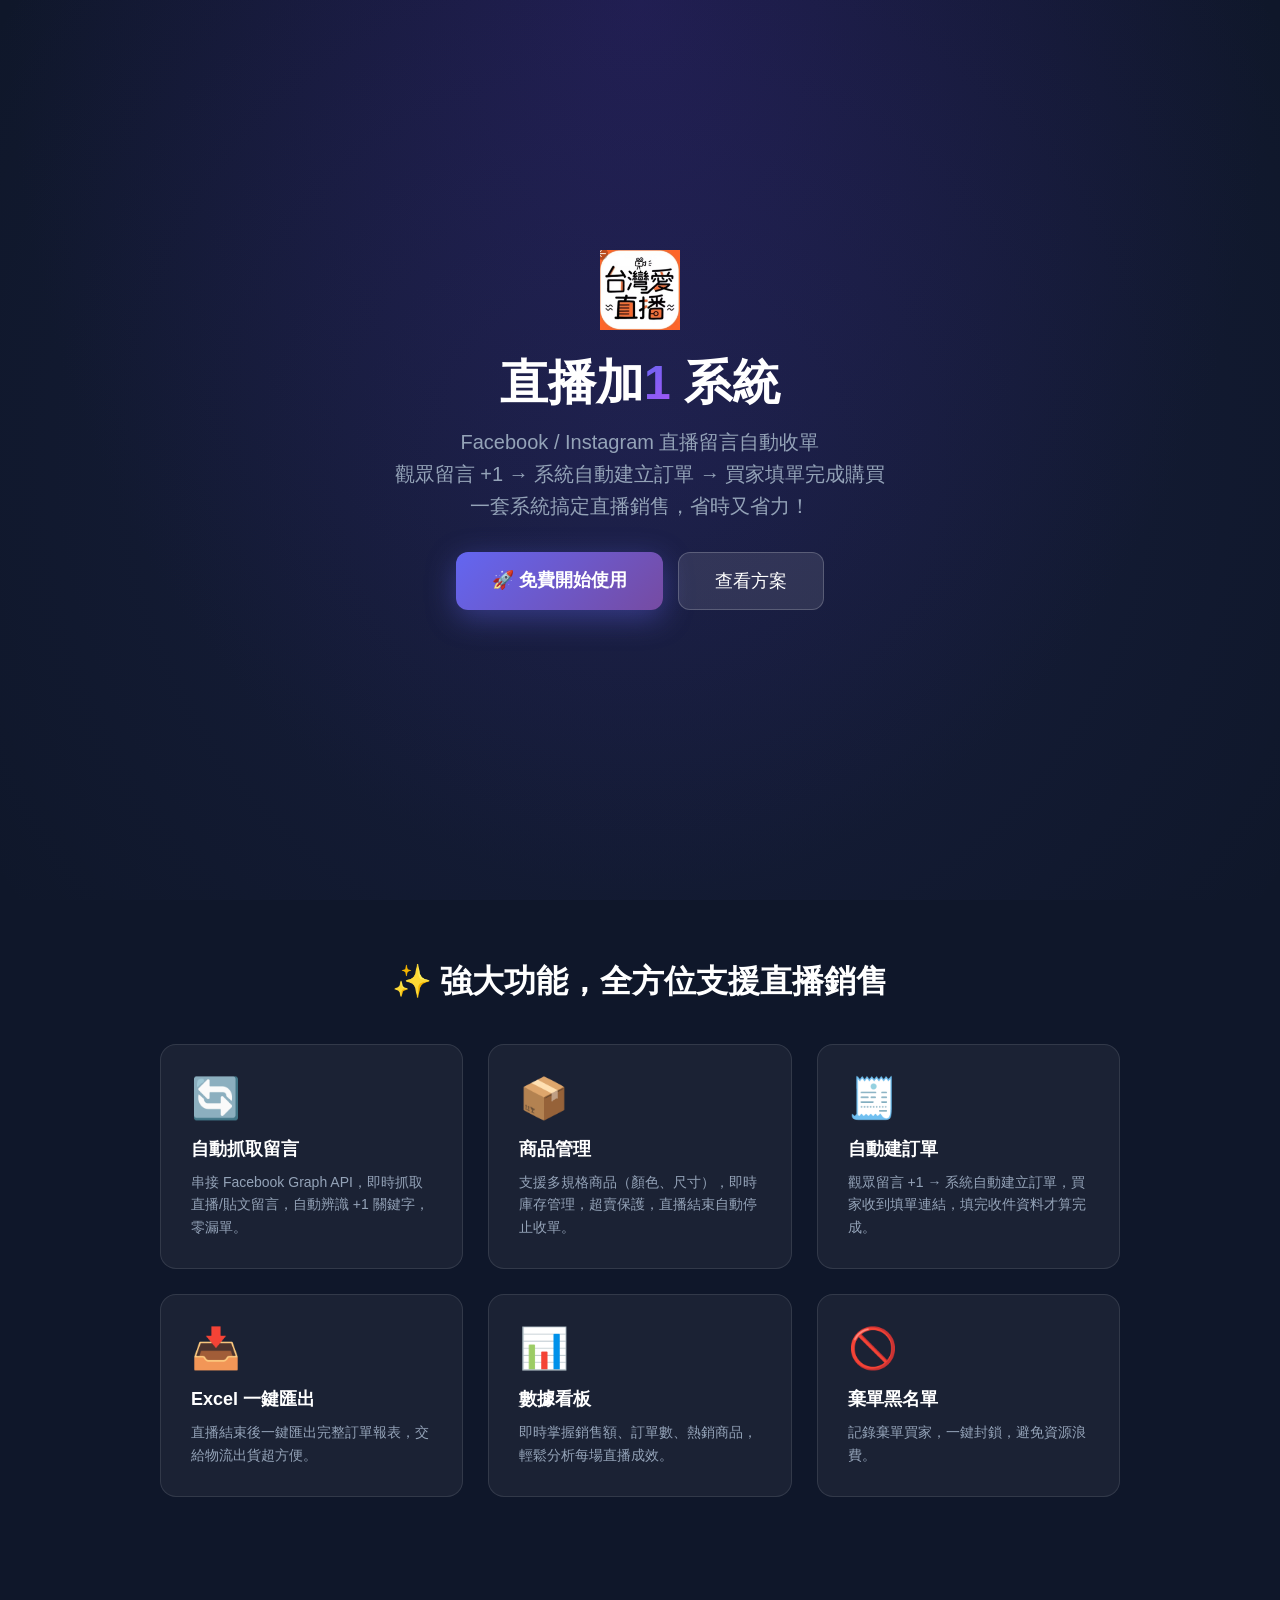
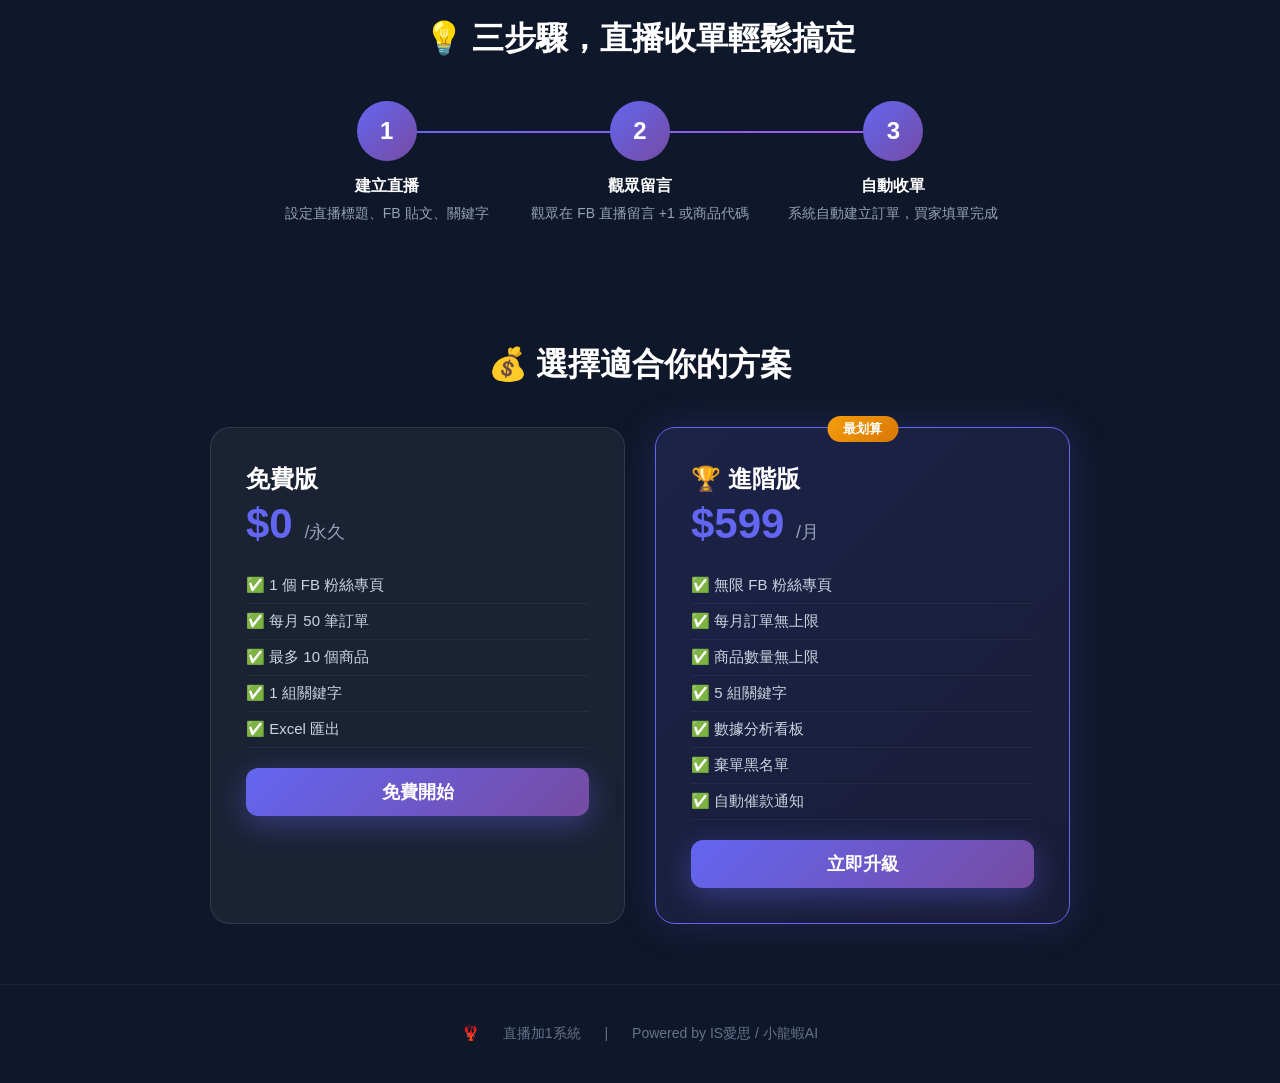
<file: frontend/index.html>
<!DOCTYPE html>
<html lang="zh-TW">
<head>
<meta charset="UTF-8">
<meta name="viewport" content="width=device-width, initial-scale=1.0">
<title>直播加1 - FB/IG 直播留言自動收單系統</title>
<style>
* { box-sizing: border-box; margin: 0; padding: 0; }
body { font-family: 'Segoe UI', 'PingFang TC', sans-serif; background: #0f172a; color: white; overflow-x: hidden; }

.hero {
  min-height: 100vh;
  display: flex;
  flex-direction: column;
  align-items: center;
  justify-content: center;
  text-align: center;
  padding: 40px 20px;
  background: radial-gradient(ellipse at top, #1e1b4b 0%, #0f172a 70%);
  position: relative;
  overflow: hidden;
}

.hero::before {
  content: '';
  position: absolute;
  top: -50%;
  left: -50%;
  width: 200%;
  height: 200%;
  background: radial-gradient(circle, rgba(99,102,241,0.1) 0%, transparent 50%);
  animation: pulse 8s ease-in-out infinite;
}

@keyframes pulse {
  0%, 100% { transform: scale(1); }
  50% { transform: scale(1.1); }
}

.hero-content { position: relative; z-index: 1; max-width: 700px; }

.logo-img {
  max-width: 200px;
  max-height: 80px;
  margin-bottom: 20px;
  object-fit: contain;
}

h1 { font-size: 48px; font-weight: bold; margin-bottom: 15px; line-height: 1.2; }
h1 span { background: linear-gradient(135deg, #6366f1, #a855f7); -webkit-background-clip: text; -webkit-text-fill-color: transparent; }

.subtitle { font-size: 20px; color: #94a3b8; margin-bottom: 30px; line-height: 1.6; }

.cta-group { display: flex; gap: 15px; justify-content: center; flex-wrap: wrap; margin-bottom: 40px; }

.btn-main {
  background: linear-gradient(135deg, #6366f1, #764ba2);
  color: white;
  border: none;
  padding: 16px 36px;
  border-radius: 12px;
  font-size: 18px;
  font-weight: bold;
  cursor: pointer;
  text-decoration: none;
  transition: 0.3s;
  box-shadow: 0 8px 30px rgba(99,102,241,0.4);
}

.btn-main:hover { transform: translateY(-2px); box-shadow: 0 12px 40px rgba(99,102,241,0.5); }

.btn-secondary {
  background: rgba(255,255,255,0.1);
  color: white;
  border: 1px solid rgba(255,255,255,0.2);
  padding: 16px 36px;
  border-radius: 12px;
  font-size: 18px;
  cursor: pointer;
  text-decoration: none;
  transition: 0.3s;
}

.btn-secondary:hover { background: rgba(255,255,255,0.15); }

/* 功能展示 */
.features {
  max-width: 1000px;
  margin: 0 auto;
  padding: 60px 20px;
}

.features h2 { font-size: 32px; text-align: center; margin-bottom: 40px; }

.feature-grid {
  display: grid;
  grid-template-columns: repeat(3, 1fr);
  gap: 25px;
}

.feature-card {
  background: rgba(255,255,255,0.05);
  border: 1px solid rgba(255,255,255,0.1);
  border-radius: 16px;
  padding: 30px;
  transition: 0.3s;
}

.feature-card:hover {
  background: rgba(255,255,255,0.08);
  transform: translateY(-4px);
}

.feature-icon { font-size: 40px; margin-bottom: 15px; }
.feature-card h3 { font-size: 18px; margin-bottom: 10px; }
.feature-card p { color: #94a3b8; font-size: 14px; line-height: 1.6; }

/* 方案 */
.pricing {
  max-width: 900px;
  margin: 0 auto;
  padding: 60px 20px;
}

.pricing h2 { font-size: 32px; text-align: center; margin-bottom: 40px; }

.pricing-grid {
  display: grid;
  grid-template-columns: 1fr 1fr;
  gap: 30px;
}

.plan-card {
  background: rgba(255,255,255,0.05);
  border: 1px solid rgba(255,255,255,0.1);
  border-radius: 20px;
  padding: 35px;
}

.plan-card.featured {
  border-color: #6366f1;
  background: linear-gradient(135deg, rgba(99,102,241,0.15), rgba(118,75,162,0.1));
  box-shadow: 0 0 40px rgba(99,102,241,0.2);
  position: relative;
}

.plan-card.featured::before {
  content: '最划算';
  position: absolute;
  top: -12px;
  left: 50%;
  transform: translateX(-50%);
  background: linear-gradient(135deg, #f59e0b, #d97706);
  padding: 4px 16px;
  border-radius: 20px;
  font-size: 13px;
  font-weight: bold;
}

.plan-name { font-size: 24px; font-weight: bold; margin-bottom: 5px; }
.plan-price { font-size: 42px; font-weight: bold; color: #6366f1; margin-bottom: 20px; }
.plan-price span { font-size: 18px; color: #94a3b8; font-weight: normal; }
.plan-features { list-style: none; }
.plan-features li { padding: 8px 0; font-size: 15px; color: #cbd5e1; border-bottom: 1px solid rgba(255,255,255,0.05); }
.plan-features li::before { content: '✅ '; }

/* 流程 */
.how-it-works {
  max-width: 800px;
  margin: 0 auto;
  padding: 60px 20px;
}

.how-it-works h2 { font-size: 32px; text-align: center; margin-bottom: 40px; }

.steps {
  display: flex;
  justify-content: space-between;
  position: relative;
}

.steps::before {
  content: '';
  position: absolute;
  top: 30px;
  left: 15%;
  right: 15%;
  height: 2px;
  background: linear-gradient(90deg, #6366f1, #a855f7);
}

.step {
  text-align: center;
  flex: 1;
  position: relative;
  z-index: 1;
}

.step-num {
  width: 60px; height: 60px;
  background: linear-gradient(135deg, #6366f1, #764ba2);
  border-radius: 50%;
  display: flex;
  align-items: center;
  justify-content: center;
  font-size: 24px;
  font-weight: bold;
  margin: 0 auto 15px;
}

.step h3 { font-size: 16px; margin-bottom: 8px; }
.step p { color: #94a3b8; font-size: 14px; }

/* Footer */
footer {
  text-align: center;
  padding: 40px 20px;
  color: #64748b;
  font-size: 14px;
  border-top: 1px solid rgba(255,255,255,0.05);
}

footer span { margin: 0 10px; }

/* 響應式 */
@media (max-width: 768px) {
  h1 { font-size: 32px; }
  .subtitle { font-size: 16px; }
  .feature-grid { grid-template-columns: 1fr; }
  .pricing-grid { grid-template-columns: 1fr; }
  .steps { flex-direction: column; gap: 30px; }
  .steps::before { display: none; }
}
</style>
</head>
<body>

<section class="hero">
  <div class="hero-content">
    <img src="assets/logo.jpg" alt="愛直播" class="logo-img">
    <h1>直播加<span>1</span> 系統</h1>
    <p class="subtitle">
      Facebook / Instagram 直播留言自動收單<br>
      觀眾留言 +1 → 系統自動建立訂單 → 買家填單完成購買<br>
      一套系統搞定直播銷售，省時又省力！
    </p>
    <div class="cta-group">
      <a href="dashboard" class="btn-main">🚀 免費開始使用</a>
      <a href="#pricing" class="btn-secondary">查看方案</a>
    </div>
  </div>
</section>

<section class="features">
  <h2>✨ 強大功能，全方位支援直播銷售</h2>
  <div class="feature-grid">
    <div class="feature-card">
      <div class="feature-icon">🔄</div>
      <h3>自動抓取留言</h3>
      <p>串接 Facebook Graph API，即時抓取直播/貼文留言，自動辨識 +1 關鍵字，零漏單。</p>
    </div>
    <div class="feature-card">
      <div class="feature-icon">📦</div>
      <h3>商品管理</h3>
      <p>支援多規格商品（顏色、尺寸），即時庫存管理，超賣保護，直播結束自動停止收單。</p>
    </div>
    <div class="feature-card">
      <div class="feature-icon">🧾</div>
      <h3>自動建訂單</h3>
      <p>觀眾留言 +1 → 系統自動建立訂單，買家收到填單連結，填完收件資料才算完成。</p>
    </div>
    <div class="feature-card">
      <div class="feature-icon">📥</div>
      <h3>Excel 一鍵匯出</h3>
      <p>直播結束後一鍵匯出完整訂單報表，交給物流出貨超方便。</p>
    </div>
    <div class="feature-card">
      <div class="feature-icon">📊</div>
      <h3>數據看板</h3>
      <p>即時掌握銷售額、訂單數、熱銷商品，輕鬆分析每場直播成效。</p>
    </div>
    <div class="feature-card">
      <div class="feature-icon">🚫</div>
      <h3>棄單黑名單</h3>
      <p>記錄棄單買家，一鍵封鎖，避免資源浪費。</p>
    </div>
  </div>
</section>

<section class="how-it-works">
  <h2>💡 三步驟，直播收單輕鬆搞定</h2>
  <div class="steps">
    <div class="step">
      <div class="step-num">1</div>
      <h3>建立直播</h3>
      <p>設定直播標題、FB 貼文、關鍵字</p>
    </div>
    <div class="step">
      <div class="step-num">2</div>
      <h3>觀眾留言</h3>
      <p>觀眾在 FB 直播留言 +1 或商品代碼</p>
    </div>
    <div class="step">
      <div class="step-num">3</div>
      <h3>自動收單</h3>
      <p>系統自動建立訂單，買家填單完成</p>
    </div>
  </div>
</section>

<section class="pricing" id="pricing">
  <h2>💰 選擇適合你的方案</h2>
  <div class="pricing-grid">
    <div class="plan-card">
      <div class="plan-name">免費版</div>
      <div class="plan-price">$0 <span>/永久</span></div>
      <ul class="plan-features">
        <li>1 個 FB 粉絲專頁</li>
        <li>每月 50 筆訂單</li>
        <li>最多 10 個商品</li>
        <li>1 組關鍵字</li>
        <li>Excel 匯出</li>
      </ul>
      <a href="dashboard" class="btn-main" style="display:block;text-align:center;margin-top:20px;padding:12px;">免費開始</a>
    </div>
    <div class="plan-card featured">
      <div class="plan-name">🏆 進階版</div>
      <div class="plan-price">$599 <span>/月</span></div>
      <ul class="plan-features">
        <li>無限 FB 粉絲專頁</li>
        <li>每月訂單無上限</li>
        <li>商品數量無上限</li>
        <li>5 組關鍵字</li>
        <li>數據分析看板</li>
        <li>棄單黑名單</li>
        <li>自動催款通知</li>
      </ul>
      <a href="dashboard" class="btn-main" style="display:block;text-align:center;margin-top:20px;padding:12px;">立即升級</a>
    </div>
  </div>
</section>

<footer>
  <span>🦞</span>
  <span>直播加1系統</span>
  <span>|</span>
  <span>Powered by IS愛思 / 小龍蝦AI</span>
</footer>

</body>
</html>
</file>
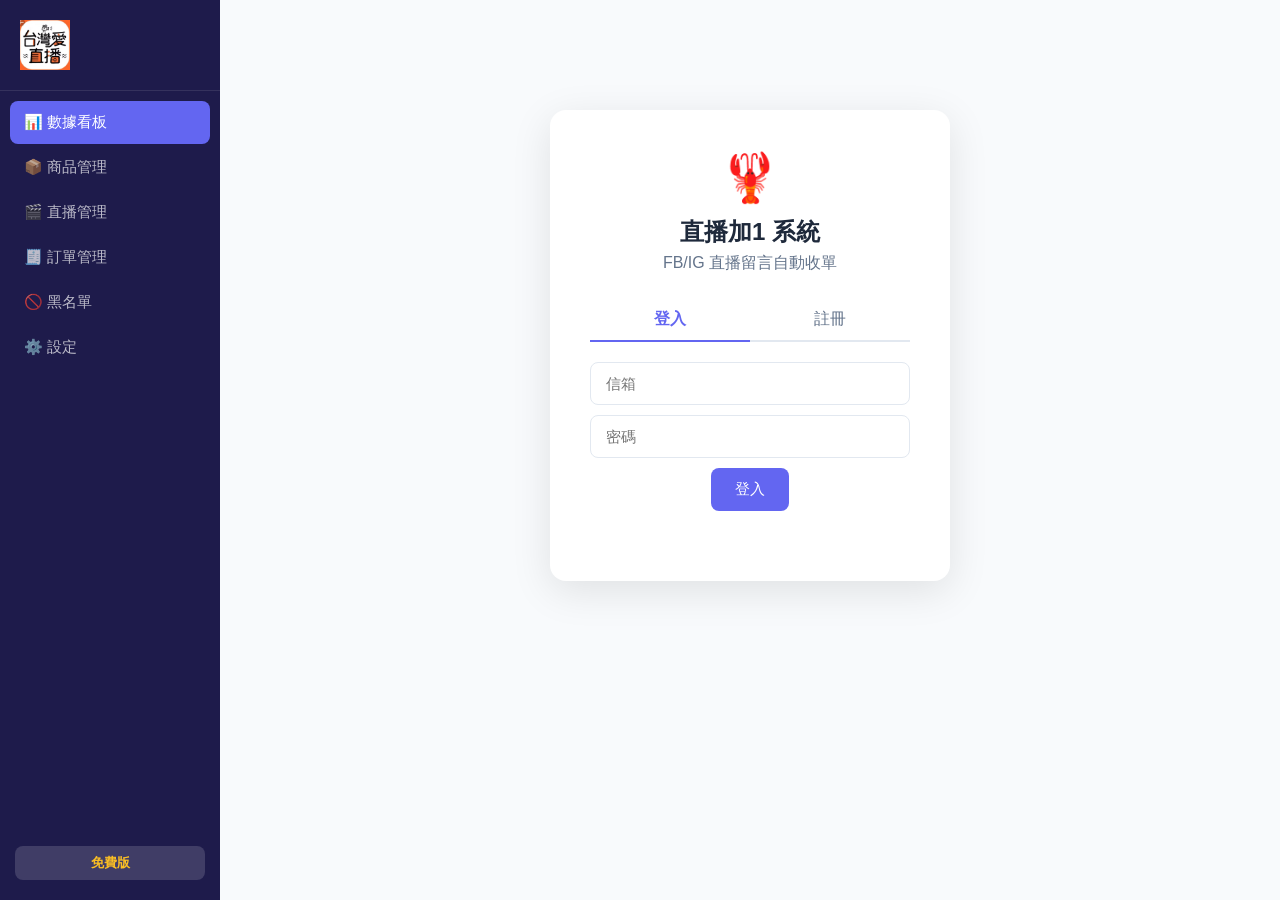
<file: frontend/dashboard.html>
<!DOCTYPE html>
<html lang="zh-TW">
<head>
<meta charset="UTF-8">
<meta name="viewport" content="width=device-width, initial-scale=1.0">
<title>直播加1 - 賣家後台</title>
<link rel="stylesheet" href="css/dashboard.css">
</head>
<body>
<div class="app">
  <!-- 側邊欄 -->
  <nav class="sidebar">
    <div class="logo">
      <img src="assets/logo.jpg" alt="愛直播" class="logo-img">
    </div>
    <div class="nav-items">
      <button class="nav-item active" onclick="showTab('dashboard')">📊 數據看板</button>
      <button class="nav-item" onclick="showTab('products')">📦 商品管理</button>
      <button class="nav-item" onclick="showTab('streams')">🎬 直播管理</button>
      <button class="nav-item" onclick="showTab('orders')">🧾 訂單管理</button>
      <button class="nav-item" onclick="showTab('blacklist')">🚫 黑名單</button>
      <button class="nav-item" onclick="showTab('settings')">⚙️ 設定</button>
    </div>
    <div class="plan-badge" id="planBadge">免費版</div>
  </nav>

  <!-- 主內容 -->
  <main class="main-content">
    <!-- 登入畫面 -->
    <div id="loginSection" class="section">
      <div class="auth-box">
        <h1>🦞</h1>
        <h2>直播加1 系統</h2>
        <p class="subtitle">FB/IG 直播留言自動收單</p>
        <div class="auth-tabs">
          <button class="auth-tab active" onclick="showAuth('login')">登入</button>
          <button class="auth-tab" onclick="showAuth('register')">註冊</button>
        </div>
        <div id="loginForm">
          <input type="email" id="loginEmail" placeholder="信箱" />
          <input type="password" id="loginPassword" placeholder="密碼" />
          <button class="btn-primary" onclick="doLogin()">登入</button>
        </div>
        <div id="registerForm" style="display:none">
          <input type="text" id="regName" placeholder="姓名/暱稱" />
          <input type="email" id="regEmail" placeholder="信箱" />
          <input type="password" id="regPassword" placeholder="密碼" />
          <button class="btn-primary" id="regBtn" onclick="doRegister()">註冊</button>
        </div>
        <p class="error-msg" id="authError"></p>
        <p class="success-msg" id="authSuccess" style="display:none"></p>
      </div>
    </div>

    <!-- 數據看板 -->
    <div id="dashboardSection" class="section" style="display:none">
      <div class="section-header">
        <h2>📊 數據看板</h2>
        <div class="header-actions">
          <button class="btn-secondary" onclick="refreshStats()">🔄 刷新</button>
        </div>
      </div>
      <div class="stats-grid">
        <div class="stat-card">
          <div class="stat-num" id="statTotalOrders">0</div>
          <div class="stat-label">總訂單</div>
        </div>
        <div class="stat-card">
          <div class="stat-num" id="statPending">0</div>
          <div class="stat-label">待處理</div>
        </div>
        <div class="stat-card">
          <div class="stat-num" id="statPaid">0</div>
          <div class="stat-label">已付款</div>
        </div>
        <div class="stat-card">
          <div class="stat-num" id="statRevenue">$0</div>
          <div class="stat-label">銷售額</div>
        </div>
      </div>
      <div class="dashboard-row">
        <div class="panel">
          <h3>🏆 熱銷商品</h3>
          <table class="mini-table" id="topProductsTable">
            <tr><th>商品名</th><th>數量</th><th>銷售額</th></tr>
          </table>
        </div>
        <div class="panel">
          <h3>📈 近7天趨勢</h3>
          <div id="dailyChart" class="mini-chart"></div>
        </div>
      </div>
    </div>

    <!-- 商品管理 -->
    <div id="productsSection" class="section" style="display:none">
      <div class="section-header">
        <h2>📦 商品管理</h2>
        <button class="btn-primary" onclick="showProductModal()">+ 新增商品</button>
      </div>
      <div class="upgrade-notice" id="productLimitNotice" style="display:none">
        ⚠️ 已達免費版商品上限（10個）<button class="btn-upgrade" onclick="showUpgrade()">升級進階版</button>
      </div>
      <table class="data-table" id="productsTable">
        <tr><th>商品名</th><th>代碼</th><th>價格</th><th>庫存</th><th>操作</th></tr>
      </table>
    </div>

    <!-- 直播管理 -->
    <div id="streamsSection" class="section" style="display:none">
      <div class="section-header">
        <h2>🎬 直播/貼文管理</h2>
        <button class="btn-primary" onclick="showStreamModal()">+ 新增直播</button>
      </div>
      <div class="panel">
        <h3>FB 授權設定</h3>
        <div class="form-row">
          <input type="text" id="fbPageId" placeholder="FB 粉絲專頁 ID" />
          <input type="text" id="fbToken" placeholder="FB Access Token" />
          <button class="btn-secondary" onclick="saveFBToken()">儲存</button>
        </div>
        <p class="hint">到 <a href="https://developers.facebook.com" target="_blank">Facebook Developers</a> 建立應用取得 Token</p>
      </div>
      <div id="streamsList"></div>
    </div>

    <!-- 訂單管理 -->
    <div id="ordersSection" class="section" style="display:none">
      <div class="section-header">
        <h2>🧾 訂單管理</h2>
        <div class="header-actions">
          <!-- 自動監控開關 -->
          <button id="autoPrintToggle" class="btn-secondary" onclick="toggleAutoPrint()" style="background:#e2e8f0;">
            🔔 自動監控：關
          </button>
          <select id="orderStatusFilter" onchange="loadOrders()">
            <option value="">全部狀態</option>
            <option value="pending">待處理</option>
            <option value="paid">已付款</option>
            <option value="shipped">已出貨</option>
            <option value="completed">已完成</option>
            <option value="cancelled">已取消</option>
          </select>
          <select id="orderStreamFilter">
            <option value="">全部直播</option>
          </select>
          <button class="btn-secondary" onclick="exportOrders()">📥 匯出Excel</button>
          <button class="btn-secondary" onclick="loadOrders()">🔄 刷新</button>
        </div>
      </div>
      
      <!-- 自動列印通知區 -->
      <div id="printNotification" class="panel" style="display:none; background:#fef3c7; border:2px solid #f59e0b; margin-bottom:20px;">
        <div style="display:flex; align-items:center; gap:15px;">
          <div style="font-size:48px;">🔔</div>
          <div style="flex:1;">
            <h3 style="color:#b45309; margin:0;">新訂單來了！</h3>
            <p id="newOrderInfo" style="margin:5px 0 0; color:#92400e;"></p>
          </div>
          <div style="display:flex; gap:10px;">
            <button class="btn-primary" onclick="printLastOrder()" style="background:#f59e0b;">🖨️ 立即列印</button>
            <button class="btn-secondary" onclick="dismissNotification()">✕</button>
          </div>
        </div>
      </div>
      
      <table class="data-table" id="ordersTable">
        <tr><th>訂單編號</th><th>買家</th><th>商品</th><th>數量</th><th>金額</th><th>狀態</th><th>時間</th><th>操作</th></tr>
      </table>
    </div>

    <!-- 黑名單 -->
    <div id="blacklistSection" class="section" style="display:none">
      <div class="section-header">
        <h2>🚫 棄單黑名單</h2>
        <div id="blacklistUpgrade" class="upgrade-notice" style="display:none">
          🚫 黑名單功能為進階版專屬<button class="btn-upgrade" onclick="showUpgrade()">升級進階版</button>
        </div>
      </div>
      <table class="data-table" id="blacklistTable">
        <tr><th>FB用戶ID</th><th>原因</th><th>加入時間</th><th>操作</th></tr>
      </table>
    </div>

    <!-- 設定 -->
    <div id="settingsSection" class="section" style="display:none">
      <div class="section-header">
        <h2>⚙️ 帳戶設定</h2>
      </div>
      
      <!-- 方案比較 -->
      <div class="panel" style="margin-bottom: 20px;">
        <h3>💰 方案比較</h3>
        <div style="overflow-x: auto;">
          <table class="data-table" style="min-width: 700px;">
            <thead>
              <tr>
                <th style="text-align: left;">功能</th>
                <th style="text-align: center; background: #f0f0f0;">🌱 免費版</th>
                <th style="text-align: center; background: #e8f4ff;">🚀 進階版<br><span style="font-size: 12px; color: #666;">$299/月</span></th>
                <th style="text-align: center; background: linear-gradient(135deg, #667eea, #764ba2); color: white;">💎 旗艦版<br><span style="font-size: 12px;">$599/月</span></th>
              </tr>
            </thead>
            <tbody>
              <tr>
                <td>📱 同時使用設備</td>
                <td style="text-align: center;">1 台</td>
                <td style="text-align: center; background: #e8f4ff;">1 台</td>
                <td style="text-align: center; background: rgba(102,126,234,0.2);"><strong>3 台</strong></td>
              </tr>
              <tr>
                <td>📦 每月訂單上限</td>
                <td style="text-align: center;">50 單</td>
                <td style="text-align: center; background: #e8f4ff;">500 單</td>
                <td style="text-align: center; background: rgba(102,126,234,0.2);"><strong>無限</strong></td>
              </tr>
              <tr>
                <td>🏪 商品數量</td>
                <td style="text-align: center;">10 個</td>
                <td style="text-align: center; background: #e8f4ff;">50 個</td>
                <td style="text-align: center; background: rgba(102,126,234,0.2);"><strong>無限</strong></td>
              </tr>
              <tr>
                <td>📊 數據報表</td>
                <td style="text-align: center;">✅</td>
                <td style="text-align: center; background: #e8f4ff;">✅</td>
                <td style="text-align: center; background: rgba(102,126,234,0.2);">✅</td>
              </tr>
              <tr>
                <td>📋 Excel 匯出</td>
                <td style="text-align: center;">✅</td>
                <td style="text-align: center; background: #e8f4ff;">✅</td>
                <td style="text-align: center; background: rgba(102,126,234,0.2);">✅</td>
              </tr>
              <tr>
                <td>🚫 黑名單管理</td>
                <td style="text-align: center;">❌</td>
                <td style="text-align: center; background: #e8f4ff;">✅</td>
                <td style="text-align: center; background: rgba(102,126,234,0.2);">✅</td>
              </tr>
              <tr>
                <td>🔔 自動催款</td>
                <td style="text-align: center;">❌</td>
                <td style="text-align: center; background: #e8f4ff;">✅</td>
                <td style="text-align: center; background: rgba(102,126,234,0.2);">✅</td>
              </tr>
              <tr>
                <td>🎯 優先客服</td>
                <td style="text-align: center;">❌</td>
                <td style="text-align: center; background: #e8f4ff;">✅</td>
                <td style="text-align: center; background: rgba(102,126,234,0.2);">✅</td>
              </tr>
              <tr>
                <td>🔗 第三方整合</td>
                <td style="text-align: center;">❌</td>
                <td style="text-align: center; background: #e8f4ff;">❌</td>
                <td style="text-align: center; background: rgba(102,126,234,0.2);">✅</td>
              </tr>
              <tr style="background: #f9f9f9;">
                <td><strong>價格</strong></td>
                <td style="text-align: center;"><strong>$0/月</strong></td>
                <td style="text-align: center; background: #e8f4ff;"><strong>$299/月</strong></td>
                <td style="text-align: center; background: rgba(102,126,234,0.2);"><strong>$599/月</strong></td>
              </tr>
            </tbody>
          </table>
        </div>
        
        <div style="margin-top: 20px; display: flex; gap: 10px; flex-wrap: wrap;">
          <button class="btn-secondary" onclick="showUpgrade()">🚀 升級進階版 $299/月</button>
          <button class="btn-primary" onclick="showUpgrade()">💎 升級旗艦版 $599/月</button>
        </div>
        
        <p style="color: #888; font-size: 13px; margin-top: 15px;">
          💡 提示：點擊上方按鈕選擇方案，支援信用卡/LINE Pay 付款
        </p>
      </div>
    </div>
  </main>
</div>

<!-- 新增/編輯商品 Modal -->
<div class="modal" id="productModal">
  <div class="modal-content">
    <h3 id="productModalTitle">新增商品</h3>
    <input type="hidden" id="editProductId" />
    <input type="text" id="pName" placeholder="商品名稱 *" />
    <input type="text" id="pCode" placeholder="商品代碼（作為關鍵字，如：A001）" />
    <input type="number" id="pPrice" placeholder="價格 *（元）" />
    <input type="number" id="pStock" placeholder="庫存數量" />
    <textarea id="pSpecs" placeholder="規格說明（選填）&#10;例如：紅色/M、藍色/L"></textarea>
    <div class="modal-actions">
      <button class="btn-secondary" onclick="closeModal('productModal')">取消</button>
      <button class="btn-primary" onclick="saveProduct()">儲存</button>
    </div>
  </div>
</div>

<!-- 新增直播 Modal -->
<div class="modal" id="streamModal">
  <div class="modal-content">
    <h3>新增直播/貼文</h3>
    <input type="text" id="sTitle" placeholder="直播標題 *" />
    <input type="text" id="sPostId" placeholder="FB 貼文 ID（貼文網址最後一段數字）" />
    <input type="text" id="sKeywords" placeholder="關鍵字（多個用逗號分隔）" value="+1" />
    <div class="modal-actions">
      <button class="btn-secondary" onclick="closeModal('streamModal')">取消</button>
      <button class="btn-primary" onclick="saveStream()">建立直播</button>
    </div>
  </div>
</div>

<!-- 編輯訂單 Modal -->
<div class="modal" id="orderModal">
  <div class="modal-content">
    <h3>編輯訂單</h3>
    <input type="hidden" id="editOrderId" />
    <input type="text" id="oBuyerName" placeholder="買家姓名" />
    <input type="text" id="oBuyerPhone" placeholder="電話" />
    <textarea id="oBuyerAddress" placeholder="收件地址"></textarea>
    <select id="oStatus">
      <option value="pending">待處理</option>
      <option value="paid">已付款</option>
      <option value="shipped">已出貨</option>
      <option value="completed">已完成</option>
      <option value="cancelled">已取消</option>
    </select>
    <textarea id="oNote" placeholder="備註"></textarea>
    <div class="modal-actions">
      <button class="btn-secondary" onclick="closeModal('orderModal')">取消</button>
      <button class="btn-primary" onclick="saveOrder()">儲存</button>
    </div>
  </div>
</div>

<!-- 升級 Modal -->
<div class="modal" id="upgradeModal">
  <div class="modal-content">
    <h3>🦞 升級進階版</h3>
    <div class="upgrade-features">
      <p>✅ 無限直播/貼文</p>
      <p>✅ 無限訂單</p>
      <p>✅ 無限商品</p>
      <p>✅ 5組關鍵字</p>
      <p>✅ 數據看板</p>
      <p>✅ 棄單黑名單</p>
      <p>✅ 自動催款通知</p>
    </div>
    <div class="upgrade-price">$599 <span>/月</span></div>
    <p class="upgrade-contact">請聯繫 IS愛思 購買進階版</p>
    <div class="modal-actions">
      <button class="btn-secondary" onclick="closeModal('upgradeModal')">關閉</button>
      <button class="btn-primary" onclick="activatePremium()">我已付款，啟用進階版</button>
    </div>
  </div>
</div>

<!-- 出貨單列印模板 -->
<div id="printArea" style="display:none;">
  <style>
    @media print {
      body * { visibility: hidden; }
      #printContent, #printContent * { visibility: visible; }
      #printContent { position: absolute; left: 0; top: 0; width: 100%; }
    }
    .print-slip {
      width: 280px;
      padding: 15px;
      font-family: 'Courier New', monospace;
      font-size: 14px;
      border: 2px solid #000;
      background: #fff;
    }
    .print-slip h2 {
      text-align: center;
      margin: 0 0 10px;
      padding-bottom: 10px;
      border-bottom: 2px dashed #000;
    }
    .print-slip .row { margin: 8px 0; }
    .print-slip .label { font-weight: bold; }
    .print-slip .divider { border-top: 1px dashed #000; margin: 10px 0; }
    .print-slip .total { font-size: 18px; font-weight: bold; text-align: right; }
    .print-slip .footer { text-align: center; margin-top: 15px; padding-top: 10px; border-top: 2px dashed #000; }
  </style>
  <div id="printContent" class="print-slip">
    <h2>📦 直播加1 出貨單</h2>
    <div class="row"><span class="label">訂單編號：</span><span id="printOrderId"></span></div>
    <div class="row"><span class="label">日　　期：</span><span id="printDate"></span></div>
    <div class="row"><span class="label">直播名稱：</span><span id="printStream"></span></div>
    <div class="divider"></div>
    <div class="row"><span class="label">商品名稱：</span><span id="printProduct"></span></div>
    <div class="row"><span class="label">規　　格：</span><span id="printSpecs"></span></div>
    <div class="row"><span class="label">數　　量：</span><span id="printQty"></span></div>
    <div class="row"><span class="label">單　　價：</span><span id="printPrice"></span></div>
    <div class="divider"></div>
    <div class="row"><span class="label">收件人：</span><span id="printBuyer"></span></div>
    <div class="row"><span class="label">電　話：</span><span id="printPhone"></span></div>
    <div class="row"><span class="label">地　址：</span><span id="printAddress"></span></div>
    <div class="row"><span class="label">備　註：</span><span id="printNote"></span></div>
    <div class="divider"></div>
    <div class="total">合計：$<span id="printTotal"></span></div>
    <div class="footer">
      <p>━━━━━━━━━━━━━━━</p>
      <p>直播加1 自動收單系統</p>
      <p>請妥善保管此單據</p>
    </div>
  </div>
</div>

<script src="js/dashboard.js"></script>
<script>
// ========== 自動列印功能 ==========
let autoPrintEnabled = false;
let autoPrintInterval = null;
let lastOrderId = null;
let lastOrderData = null;

// 聲音提示（使用 Web Audio API）
const audioCtx = new (window.AudioContext || window.webkitAudioContext)();
function playNotificationSound() {
  const oscillator = audioCtx.createOscillator();
  const gainNode = audioCtx.createGain();
  oscillator.connect(gainNode);
  gainNode.connect(audioCtx.destination);
  oscillator.frequency.value = 880; // A5
  oscillator.type = 'sine';
  gainNode.gain.setValueAtTime(0.3, audioCtx.currentTime);
  oscillator.start(audioCtx.currentTime);
  oscillator.stop(audioCtx.currentTime + 0.2);
  setTimeout(() => {
    const osc2 = audioCtx.createOscillator();
    const gain2 = audioCtx.createGain();
    osc2.connect(gain2);
    gain2.connect(audioCtx.destination);
    osc2.frequency.value = 1100; // C6
    osc2.type = 'sine';
    gain2.gain.setValueAtTime(0.3, audioCtx.currentTime);
    osc2.start(audioCtx.currentTime);
    osc2.stop(audioCtx.currentTime + 0.3);
  }, 250);
}

// 切換自動監控
function toggleAutoPrint() {
  autoPrintEnabled = !autoPrintEnabled;
  const btn = document.getElementById('autoPrintToggle');
  
  if (autoPrintEnabled) {
    btn.style.background = '#22c55e';
    btn.style.color = 'white';
    btn.textContent = '🔔 自動監控：開';
    lastOrderId = getLastOrderIdFromTable();
    autoPrintInterval = setInterval(checkForNewOrders, 5000); // 每5秒檢查一次
    showToast('自動監控已開啟', 'success');
  } else {
    btn.style.background = '#e2e8f0';
    btn.style.color = '#475569';
    btn.textContent = '🔔 自動監控：關';
    if (autoPrintInterval) clearInterval(autoPrintInterval);
    showToast('自動監控已關閉', 'info');
  }
}

// 從表格取得最後一筆訂單 ID
function getLastOrderIdFromTable() {
  const rows = document.querySelectorAll('#ordersTable tr');
  if (rows.length > 1) {
    const lastRow = rows[1];
    const firstCell = lastRow.cells[0];
    if (firstCell) {
      const code = firstCell.querySelector('code');
      return code ? code.textContent : firstCell.textContent;
    }
  }
  return null;
}

// 檢查新訂單
async function checkForNewOrders() {
  if (!currentUser || !autoPrintEnabled) return;
  
  const status = document.getElementById('orderStatusFilter').value;
  let url = `${API}/orders?seller_id=${currentUser.seller_id}&limit=1`;
  if (status) url += `&status=${status}`;
  
  try {
    const res = await fetch(url);
    const data = await res.json();
    
    if (data.orders && data.orders.length > 0) {
      const newestOrder = data.orders[0];
      
      if (lastOrderId && newestOrder.id !== lastOrderId) {
        // 發現新訂單！
        lastOrderData = newestOrder;
        showNewOrderNotification(newestOrder);
        playNotificationSound();
        lastOrderId = newestOrder.id;
      } else if (!lastOrderId) {
        lastOrderId = newestOrder.id;
      }
    }
  } catch(e) {
    console.log('檢查新訂單失敗', e);
  }
}

// 顯示新訂單通知
function showNewOrderNotification(order) {
  const notification = document.getElementById('printNotification');
  const info = document.getElementById('newOrderInfo');
  
  const buyer = order.buyer_name || order.fb_user_name || '未知買家';
  const amount = order.total_price || 0;
  
  info.textContent = `${buyer} - $${amount.toLocaleString()} - ${order.created_at?.substring(0, 16) || ''}`;
  notification.style.display = 'block';
  
  // 自動列印（如果設定的話）
  setTimeout(() => printOrder(order), 1000);
}

// 解散通知
function dismissNotification() {
  document.getElementById('printNotification').style.display = 'none';
}

// 列印指定訂單
function printOrder(order) {
  document.getElementById('printOrderId').textContent = order.id;
  document.getElementById('printDate').textContent = order.created_at ? order.created_at.substring(0, 10) : new Date().toISOString().substring(0, 10);
  document.getElementById('printStream').textContent = order.stream_title || '-';
  document.getElementById('printProduct').textContent = order.product_name || '-';
  document.getElementById('printSpecs').textContent = order.specs || '-';
  document.getElementById('printQty').textContent = order.quantity || 1;
  document.getElementById('printPrice').textContent = (order.unit_price || 0).toLocaleString();
  document.getElementById('printBuyer').textContent = order.buyer_name || '-';
  document.getElementById('printPhone').textContent = order.buyer_phone || '-';
  document.getElementById('printAddress').textContent = order.buyer_address || '-';
  document.getElementById('printNote').textContent = order.note || '-';
  document.getElementById('printTotal').textContent = (order.total_price || 0).toLocaleString();
  
  // 顯示列印區
  document.getElementById('printArea').style.display = 'block';
  
  // 列印
  window.print();
  
  // 隱藏列印區
  setTimeout(() => {
    document.getElementById('printArea').style.display = 'none';
  }, 100);
}

// 列印最後一筆新訂單
function printLastOrder() {
  if (lastOrderData) {
    printOrder(lastOrderData);
    dismissNotification();
  } else {
    alert('沒有可列印的訂單');
  }
}

// Toast 提示
function showToast(message, type) {
  const toast = document.createElement('div');
  toast.style.cssText = `
    position: fixed; top: 20px; right: 20px; z-index: 9999;
    padding: 12px 20px; border-radius: 8px;
    background: ${type === 'success' ? '#22c55e' : type === 'error' ? '#ef4444' : '#64748b'};
    color: white; font-weight: 500; box-shadow: 0 4px 12px rgba(0,0,0,0.15);
    animation: slideIn 0.3s ease;
  `;
  toast.textContent = message;
  document.body.appendChild(toast);
  setTimeout(() => toast.remove(), 3000);
}
</script>
<style>
@keyframes slideIn {
  from { transform: translateX(100%); opacity: 0; }
  to { transform: translateX(0); opacity: 1; }
}
</style>
</body>
</html>
</file>
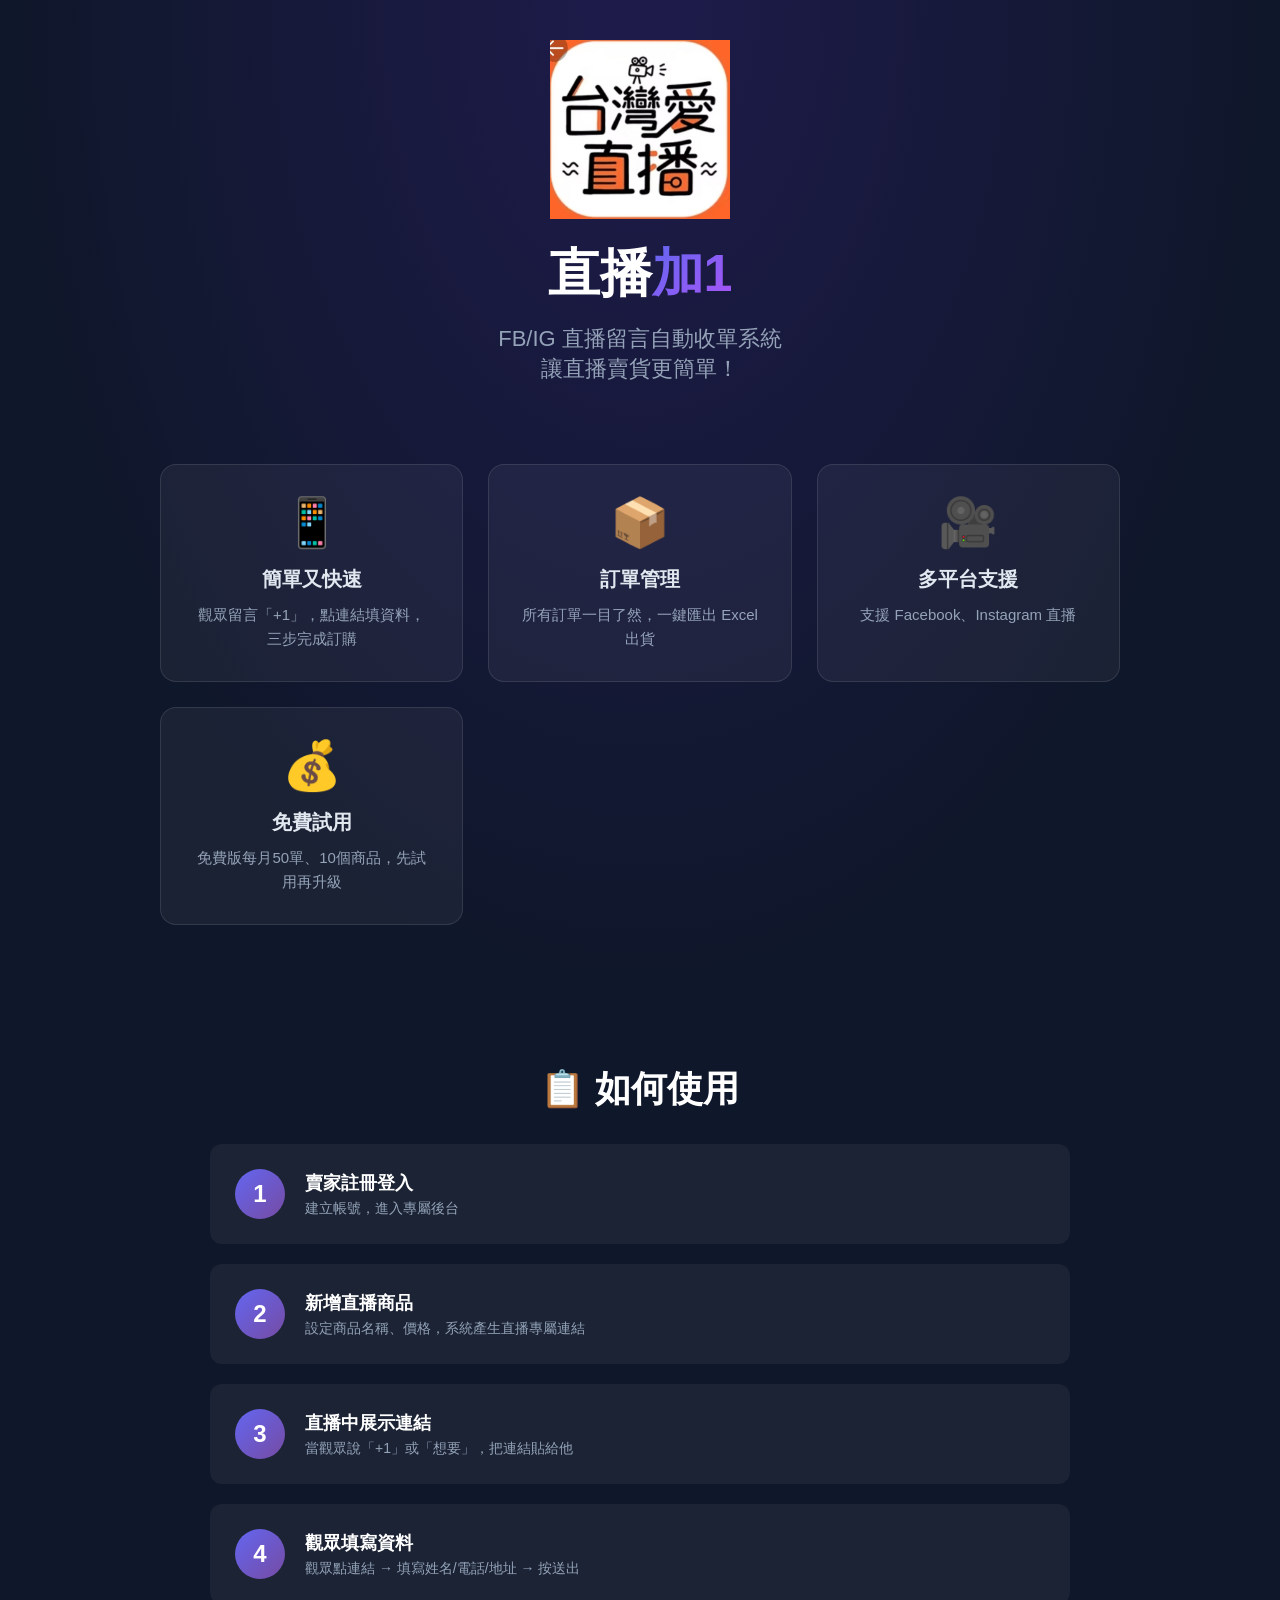
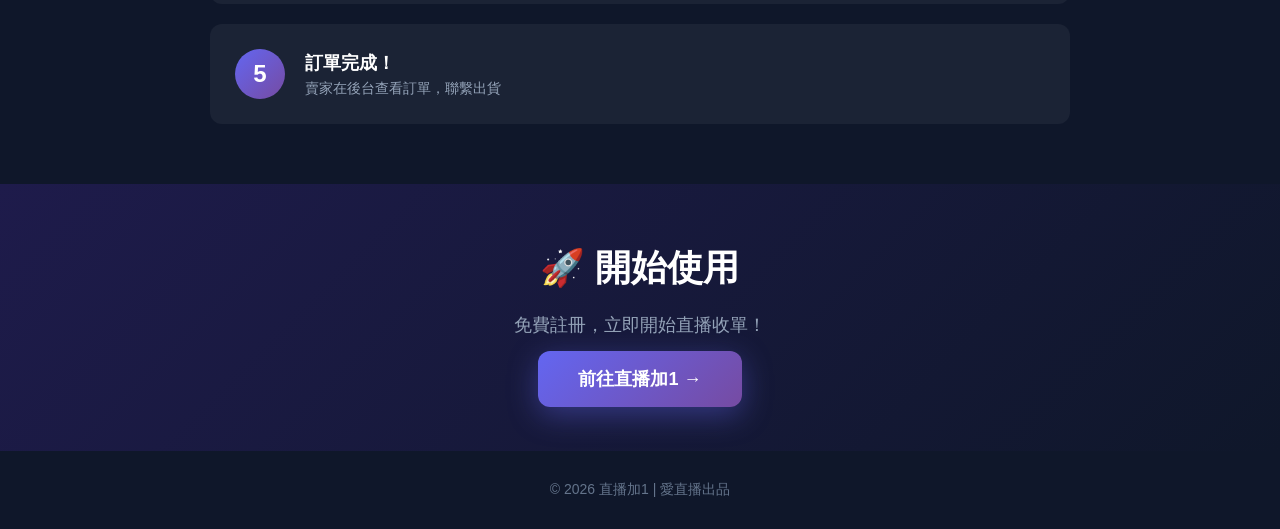
<file: frontend/demo.html>
<!DOCTYPE html>
<html lang="zh-TW">
<head>
<meta charset="UTF-8">
<meta name="viewport" content="width=device-width, initial-scale=1.0">
<title>直播加1 系統展示</title>
<style>
* { box-sizing: border-box; margin: 0; padding: 0; }
body {
  font-family: 'Segoe UI', 'PingFang TC', sans-serif;
  background: #0f172a;
  color: white;
  overflow-x: hidden;
}

.hero {
  min-height: 100vh;
  display: flex;
  flex-direction: column;
  align-items: center;
  justify-content: center;
  text-align: center;
  padding: 40px 20px;
  background: radial-gradient(ellipse at top, #1e1b4b 0%, #0f172a 70%);
}

.logo-img { max-width: 180px; margin-bottom: 20px; }
h1 { font-size: 52px; font-weight: bold; margin-bottom: 15px; }
h1 span { background: linear-gradient(135deg, #6366f1, #a855f7); -webkit-background-clip: text; -webkit-text-fill-color: transparent; }
.subtitle { font-size: 22px; color: #94a3b8; margin-bottom: 40px; }

.features {
  display: grid;
  grid-template-columns: repeat(auto-fit, minmax(280px, 1fr));
  gap: 25px;
  max-width: 1000px;
  margin: 40px auto;
  padding: 0 20px;
}

.feature-card {
  background: rgba(255,255,255,0.05);
  border: 1px solid rgba(255,255,255,0.1);
  border-radius: 16px;
  padding: 30px;
  text-align: center;
  transition: 0.3s;
}

.feature-card:hover {
  transform: translateY(-5px);
  background: rgba(255,255,255,0.1);
  border-color: #6366f1;
}

.feature-icon { font-size: 48px; margin-bottom: 15px; }
.feature-card h3 { font-size: 20px; margin-bottom: 10px; color: #e2e8f0; }
.feature-card p { font-size: 15px; color: #94a3b8; line-height: 1.6; }

.demo-section {
  max-width: 900px;
  margin: 60px auto;
  padding: 0 20px;
}

.demo-section h2 {
  font-size: 36px;
  text-align: center;
  margin-bottom: 30px;
}

.demo-steps {
  display: flex;
  flex-direction: column;
  gap: 20px;
}

.demo-step {
  background: rgba(255,255,255,0.05);
  border-radius: 12px;
  padding: 25px;
  display: flex;
  align-items: center;
  gap: 20px;
}

.step-number {
  background: linear-gradient(135deg, #6366f1, #764ba2);
  width: 50px;
  height: 50px;
  border-radius: 50%;
  display: flex;
  align-items: center;
  justify-content: center;
  font-size: 24px;
  font-weight: bold;
  flex-shrink: 0;
}

.step-content h4 { font-size: 18px; margin-bottom: 5px; }
.step-content p { color: #94a3b8; font-size: 14px; }

.cta-section {
  text-align: center;
  padding: 60px 20px;
  background: linear-gradient(135deg, #1e1b4b, #0f172a);
}

.cta-section h2 { font-size: 36px; margin-bottom: 20px; }
.cta-section p { color: #94a3b8; margin-bottom: 30px; font-size: 18px; }

.btn-main {
  background: linear-gradient(135deg, #6366f1, #764ba2);
  color: white;
  border: none;
  padding: 18px 40px;
  border-radius: 12px;
  font-size: 18px;
  font-weight: bold;
  cursor: pointer;
  text-decoration: none;
  transition: 0.3s;
  box-shadow: 0 8px 30px rgba(99,102,241,0.4);
}

.btn-main:hover { transform: translateY(-2px); box-shadow: 0 12px 40px rgba(99,102,241,0.5); }

.footer {
  text-align: center;
  padding: 30px;
  color: #64748b;
  font-size: 14px;
}
</style>
</head>
<body>

<!-- 首頁 -->
<section class="hero">
  <img src="assets/logo.jpg" alt="愛直播" class="logo-img">
  <h1>直播<span>加1</span></h1>
  <p class="subtitle">FB/IG 直播留言自動收單系統<br>讓直播賣貨更簡單！</p>
  
  <div class="features">
    <div class="feature-card">
      <div class="feature-icon">📱</div>
      <h3>簡單又快速</h3>
      <p>觀眾留言「+1」，點連結填資料，三步完成訂購</p>
    </div>
    <div class="feature-card">
      <div class="feature-icon">📦</div>
      <h3>訂單管理</h3>
      <p>所有訂單一目了然，一鍵匯出 Excel 出貨</p>
    </div>
    <div class="feature-card">
      <div class="feature-icon">🎥</div>
      <h3>多平台支援</h3>
      <p>支援 Facebook、Instagram 直播</p>
    </div>
    <div class="feature-card">
      <div class="feature-icon">💰</div>
      <h3>免費試用</h3>
      <p>免費版每月50單、10個商品，先試用再升級</p>
    </div>
  </div>
</section>

<!-- 操作流程 -->
<section class="demo-section">
  <h2>📋 如何使用</h2>
  
  <div class="demo-steps">
    <div class="demo-step">
      <div class="step-number">1</div>
      <div class="step-content">
        <h4>賣家註冊登入</h4>
        <p>建立帳號，進入專屬後台</p>
      </div>
    </div>
    
    <div class="demo-step">
      <div class="step-number">2</div>
      <div class="step-content">
        <h4>新增直播商品</h4>
        <p>設定商品名稱、價格，系統產生直播專屬連結</p>
      </div>
    </div>
    
    <div class="demo-step">
      <div class="step-number">3</div>
      <div class="step-content">
        <h4>直播中展示連結</h4>
        <p>當觀眾說「+1」或「想要」，把連結貼給他</p>
      </div>
    </div>
    
    <div class="demo-step">
      <div class="step-number">4</div>
      <div class="step-content">
        <h4>觀眾填寫資料</h4>
        <p>觀眾點連結 → 填寫姓名/電話/地址 → 按送出</p>
      </div>
    </div>
    
    <div class="demo-step">
      <div class="step-number">5</div>
      <div class="step-content">
        <h4>訂單完成！</h4>
        <p>賣家在後台查看訂單，聯繫出貨</p>
      </div>
    </div>
  </div>
</section>

<!-- CTA -->
<section class="cta-section">
  <h2>🚀 開始使用</h2>
  <p>免費註冊，立即開始直播收單！</p>
  <a href="https://live-plus1-production-ffb0.up.railway.app" class="btn-main" target="_blank">
    前往直播加1 →
  </a>
</section>

<!-- 底部 -->
<footer class="footer">
  <p>© 2026 直播加1 | 愛直播出品</p>
</footer>

</body>
</html>
</file>
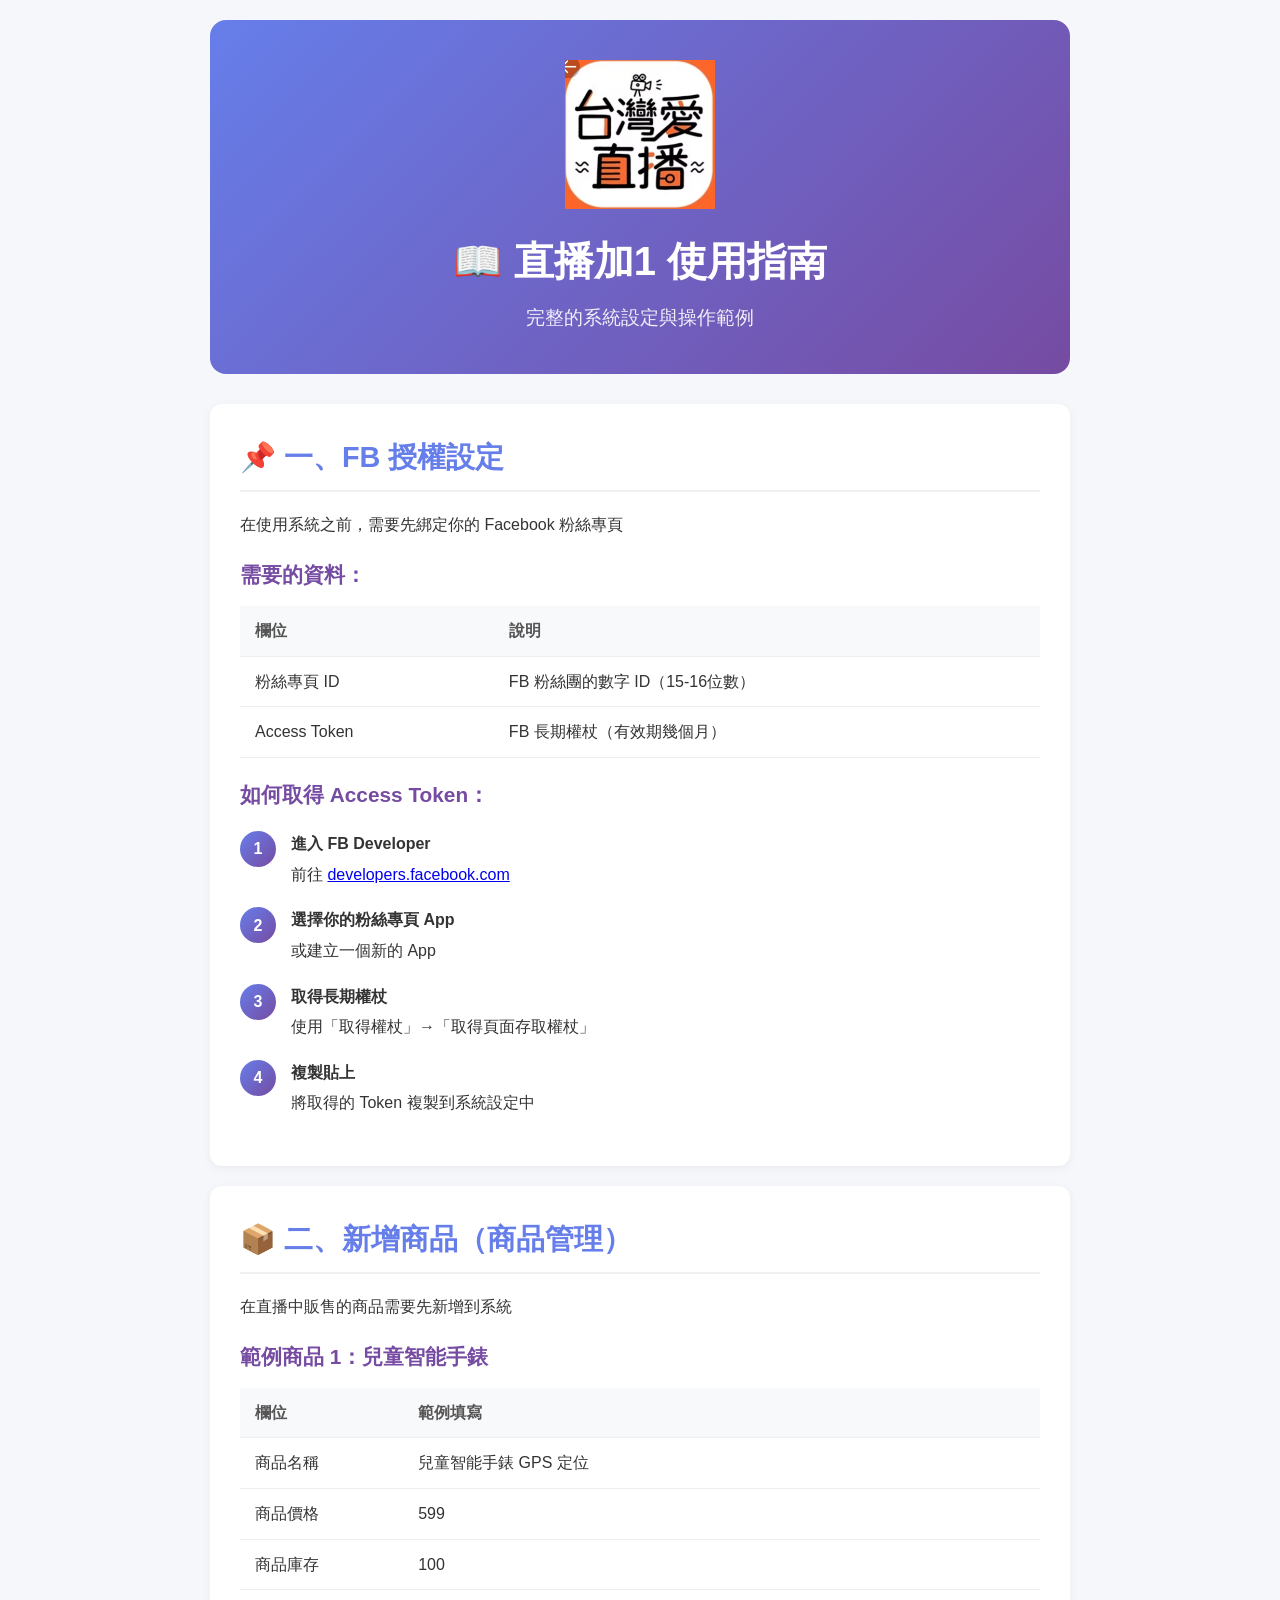
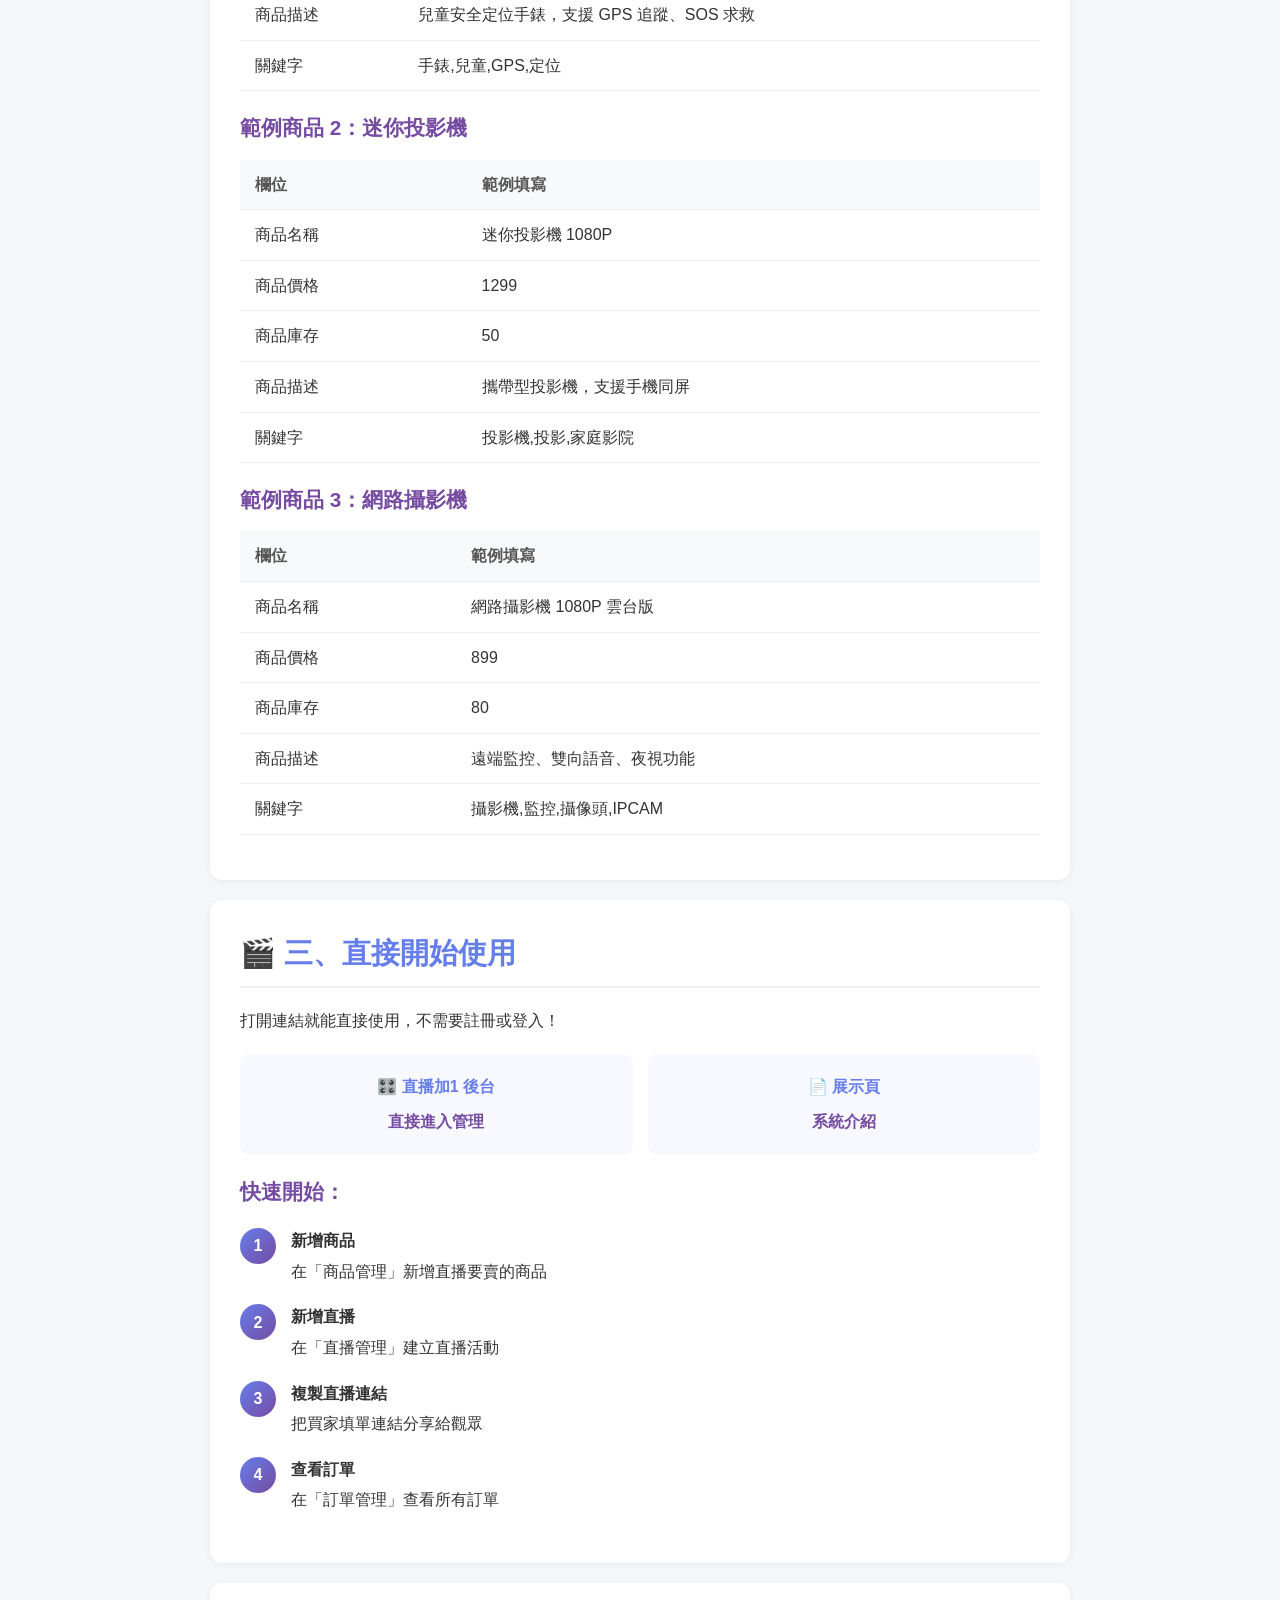
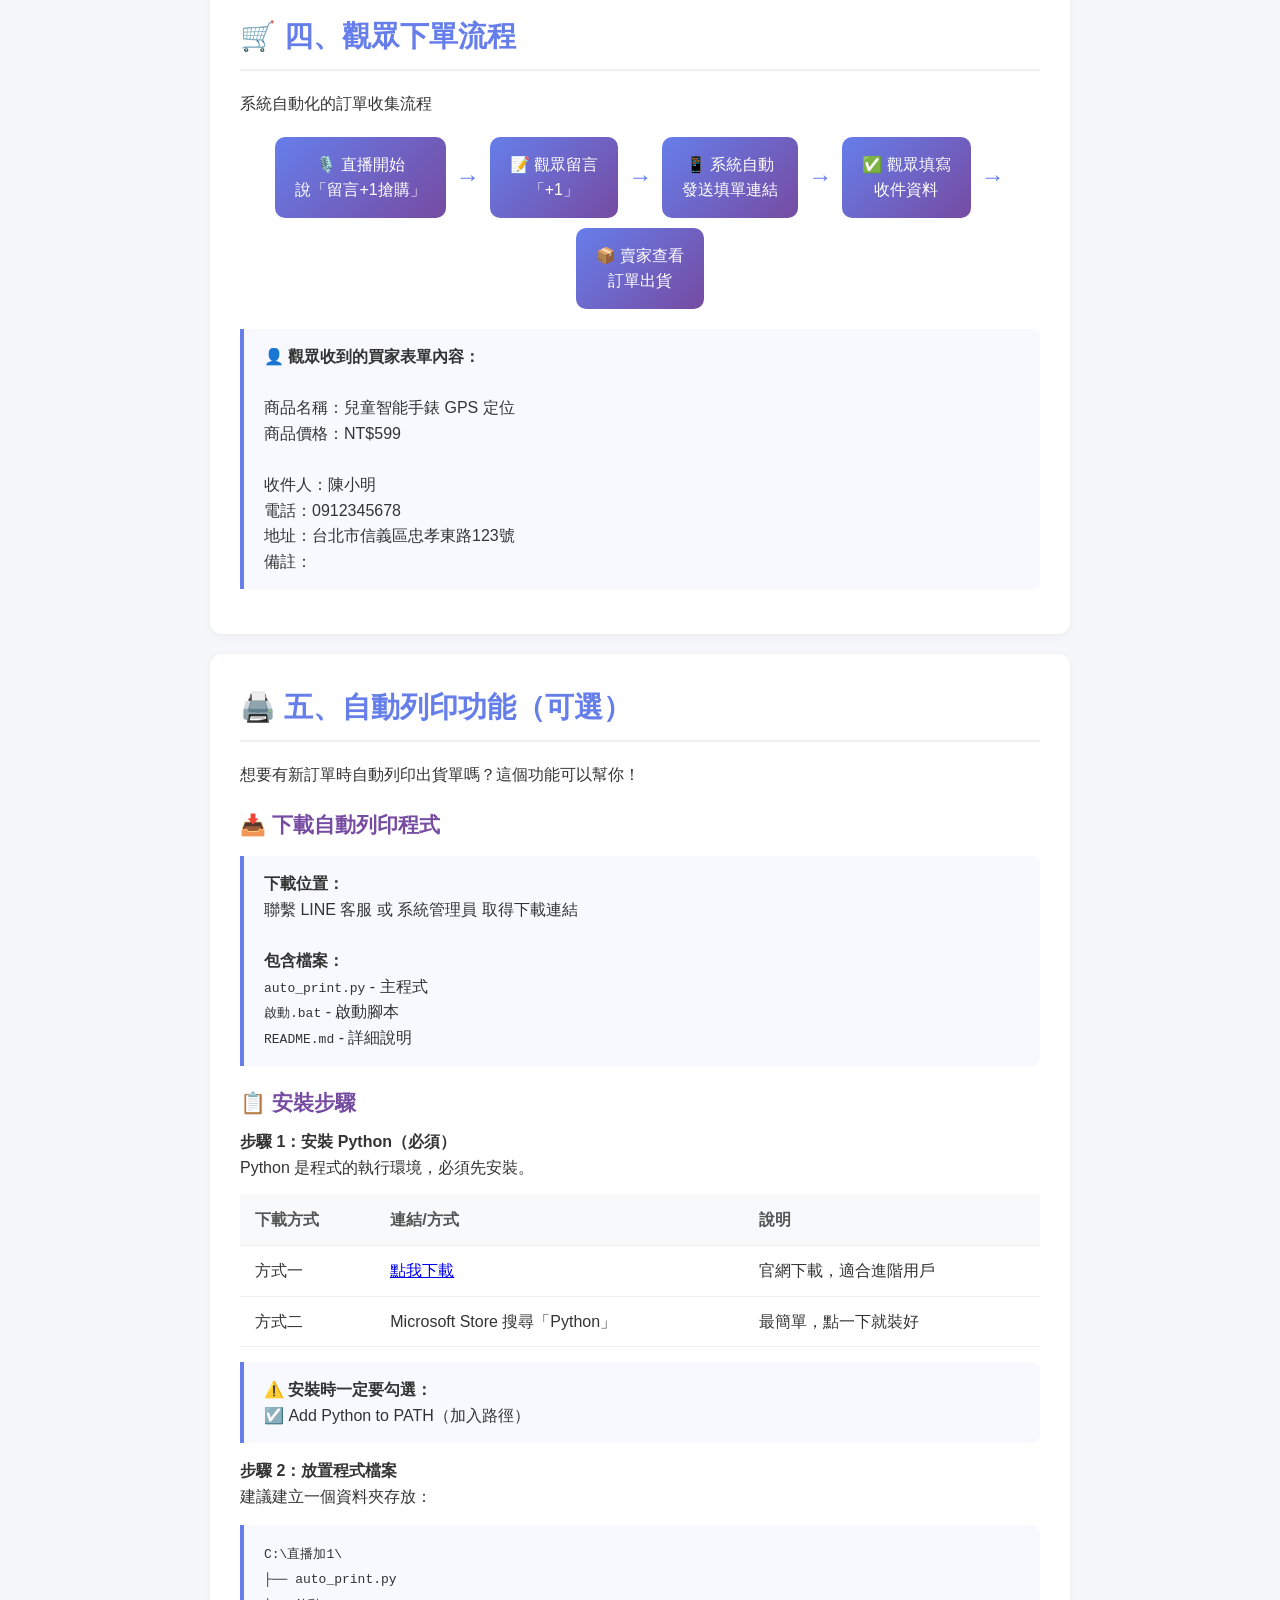
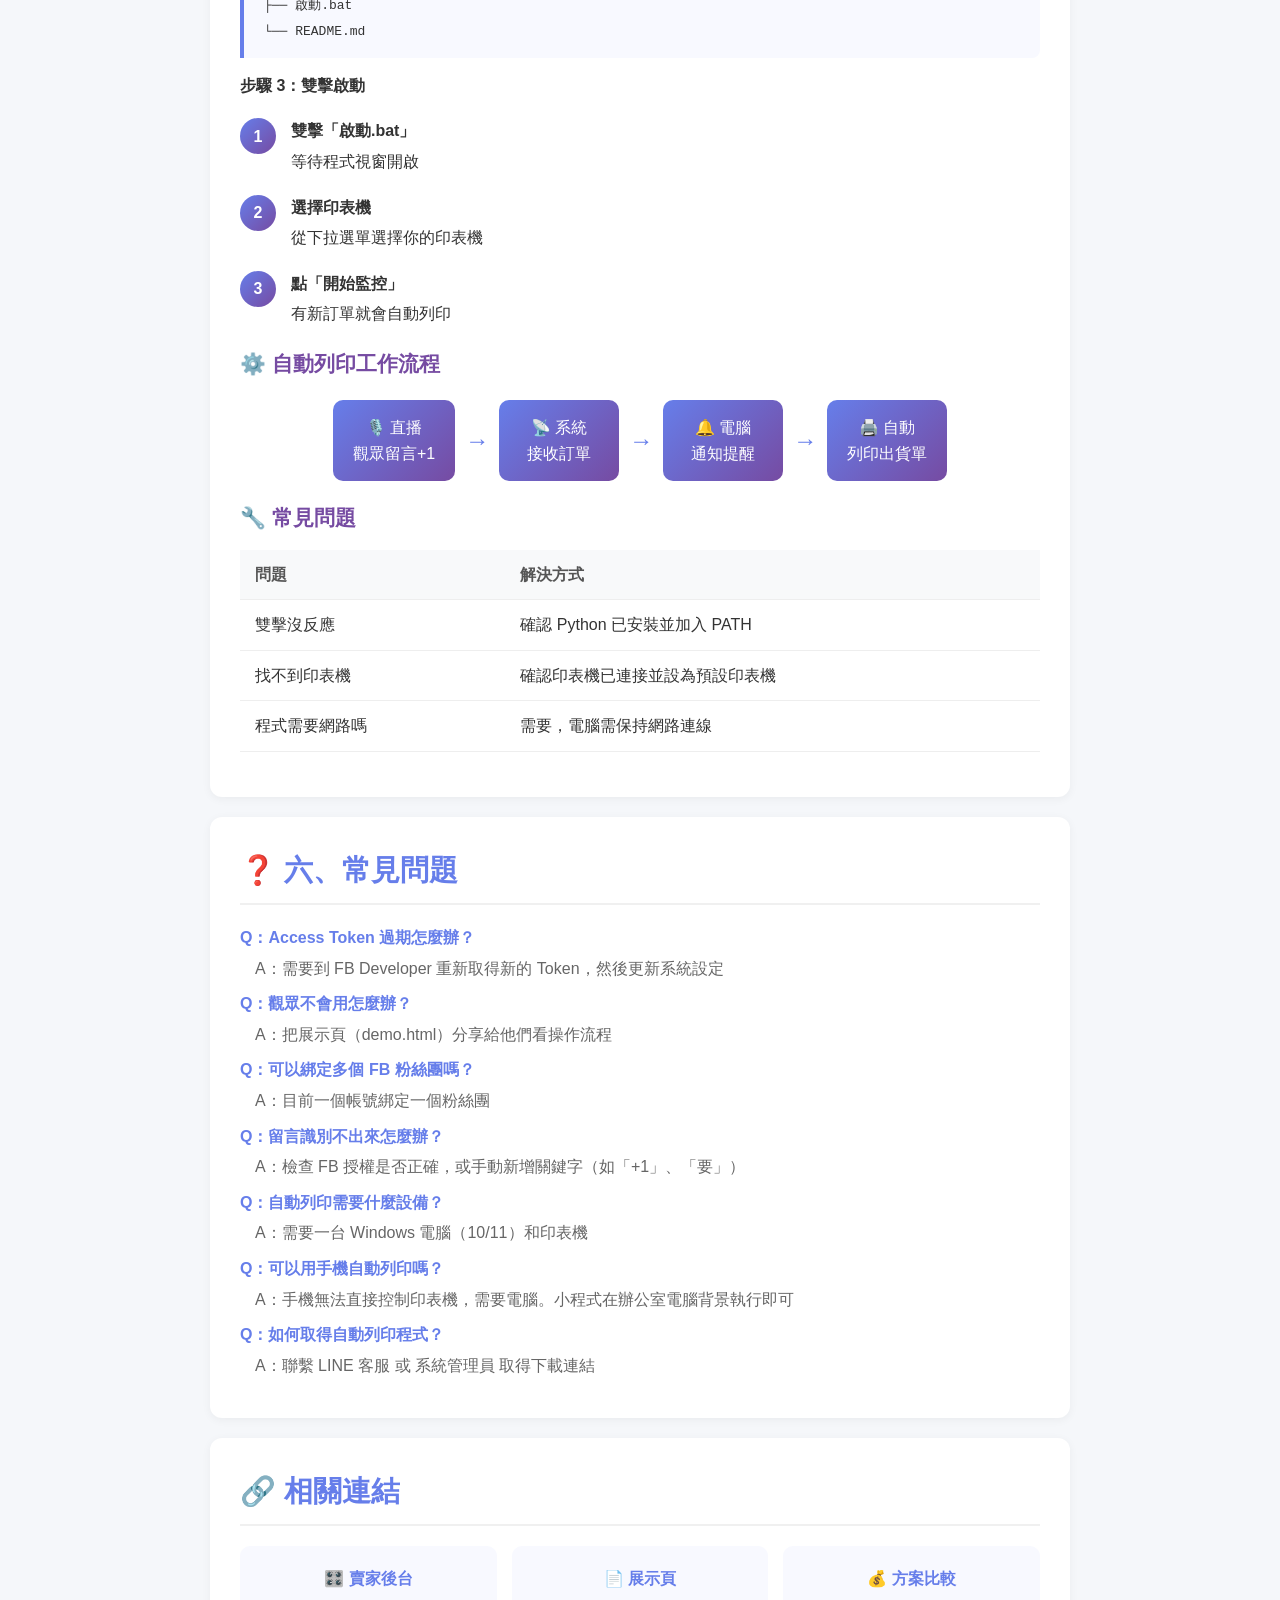
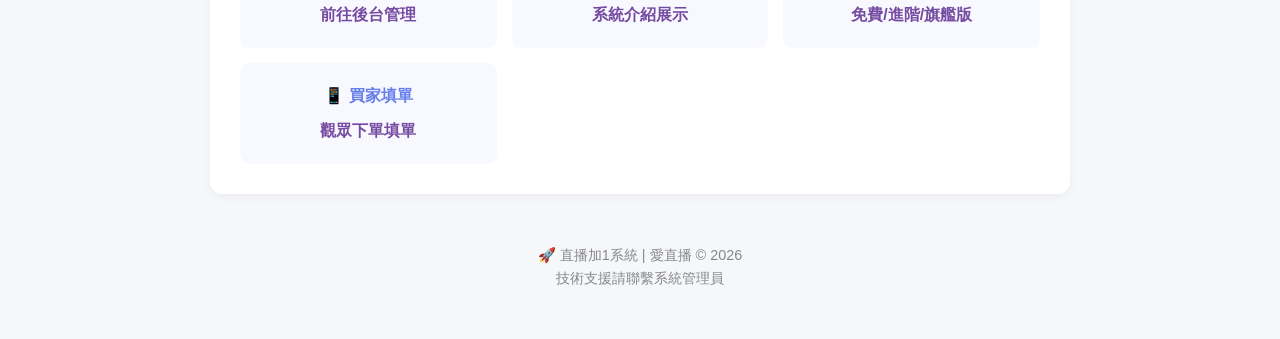
<file: frontend/help.html>
<!DOCTYPE html>
<!--
  直播加1 - 使用指南
  版本：v1.1 (2026-04-14)
  說明：新增自動列印安裝指南
-->
<html lang="zh-TW">
<head>
  <meta charset="UTF-8">
  <meta name="viewport" content="width=device-width, initial-scale=1.0">
  <title>直播加1 - 使用指南</title>
  <style>
    * { margin: 0; padding: 0; box-sizing: border-box; }
    body { font-family: -apple-system, BlinkMacSystemFont, "Segoe UI", Roboto, "Helvetica Neue", Arial, sans-serif; background: #f5f7fa; color: #333; line-height: 1.6; }
    .container { max-width: 900px; margin: 0 auto; padding: 20px; }
    header { background: linear-gradient(135deg, #667eea 0%, #764ba2 100%); color: white; padding: 40px 20px; text-align: center; border-radius: 16px; margin-bottom: 30px; }
    header h1 { font-size: 2.5em; margin-bottom: 10px; }
    header p { font-size: 1.2em; opacity: 0.9; }
    .logo { display: block; margin: 0 auto 20px; max-width: 150px; }
    .section { background: white; border-radius: 12px; padding: 30px; margin-bottom: 20px; box-shadow: 0 2px 10px rgba(0,0,0,0.05); }
    .section h2 { color: #667eea; font-size: 1.8em; margin-bottom: 20px; padding-bottom: 10px; border-bottom: 2px solid #f0f0f0; }
    .section h3 { color: #764ba2; font-size: 1.3em; margin: 20px 0 10px; }
    table { width: 100%; border-collapse: collapse; margin: 15px 0; }
    th, td { padding: 12px 15px; text-align: left; border-bottom: 1px solid #eee; }
    th { background: #f8f9fa; font-weight: 600; color: #555; }
    tr:hover { background: #f8f9fa; }
    .demo-box { background: #f8f9ff; border-left: 4px solid #667eea; padding: 15px 20px; margin: 15px 0; border-radius: 0 8px 8px 0; }
    .step { display: flex; align-items: flex-start; margin: 20px 0; }
    .step-num { background: linear-gradient(135deg, #667eea, #764ba2); color: white; width: 36px; height: 36px; border-radius: 50%; display: flex; align-items: center; justify-content: center; font-weight: bold; flex-shrink: 0; margin-right: 15px; }
    .step-content { flex: 1; }
    .step-content h4 { color: #333; margin-bottom: 5px; }
    .flow { display: flex; align-items: center; justify-content: center; flex-wrap: wrap; gap: 10px; margin: 20px 0; }
    .flow-box { background: linear-gradient(135deg, #667eea, #764ba2); color: white; padding: 15px 20px; border-radius: 10px; text-align: center; min-width: 120px; }
    .flow-arrow { color: #667eea; font-size: 1.5em; }
    .faq { margin: 10px 0; }
    .faq-q { font-weight: 600; color: #667eea; margin: 10px 0 5px; }
    .faq-a { color: #666; padding-left: 15px; }
    .links { display: grid; grid-template-columns: repeat(auto-fit, minmax(250px, 1fr)); gap: 15px; margin-top: 20px; }
    .link-card { background: #f8f9ff; padding: 20px; border-radius: 10px; text-align: center; transition: transform 0.2s; }
    .link-card:hover { transform: translateY(-3px); }
    .link-card h4 { color: #667eea; margin-bottom: 10px; }
    .link-card a { color: #764ba2; text-decoration: none; font-weight: 600; }
    footer { text-align: center; padding: 30px; color: #888; font-size: 0.9em; }
  </style>
</head>
<body>
  <div class="container">
    <header>
      <img src="assets/logo.jpg" alt="愛直播" class="logo" onerror="this.style.display='none'">
      <h1>📖 直播加1 使用指南</h1>
      <p>完整的系統設定與操作範例</p>
    </header>

    <div class="section">
      <h2>📌 一、FB 授權設定</h2>
      <p>在使用系統之前，需要先綁定你的 Facebook 粉絲專頁</p>
      
      <h3>需要的資料：</h3>
      <table>
        <tr><th>欄位</th><th>說明</th></tr>
        <tr><td>粉絲專頁 ID</td><td>FB 粉絲團的數字 ID（15-16位數）</td></tr>
        <tr><td>Access Token</td><td>FB 長期權杖（有效期幾個月）</td></tr>
      </table>

      <h3>如何取得 Access Token：</h3>
      <div class="step"><div class="step-num">1</div><div class="step-content"><h4>進入 FB Developer</h4>前往 <a href="https://developers.facebook.com/" target="_blank">developers.facebook.com</a></div></div>
      <div class="step"><div class="step-num">2</div><div class="step-content"><h4>選擇你的粉絲專頁 App</h4>或建立一個新的 App</div></div>
      <div class="step"><div class="step-num">3</div><div class="step-content"><h4>取得長期權杖</h4>使用「取得權杖」→「取得頁面存取權杖」</div></div>
      <div class="step"><div class="step-num">4</div><div class="step-content"><h4>複製貼上</h4>將取得的 Token 複製到系統設定中</div></div>
    </div>

    <div class="section">
      <h2>📦 二、新增商品（商品管理）</h2>
      <p>在直播中販售的商品需要先新增到系統</p>

      <h3>範例商品 1：兒童智能手錶</h3>
      <table>
        <tr><th>欄位</th><th>範例填寫</th></tr>
        <tr><td>商品名稱</td><td>兒童智能手錶 GPS 定位</td></tr>
        <tr><td>商品價格</td><td>599</td></tr>
        <tr><td>商品庫存</td><td>100</td></tr>
        <tr><td>商品描述</td><td>兒童安全定位手錶，支援 GPS 追蹤、SOS 求救</td></tr>
        <tr><td>關鍵字</td><td>手錶,兒童,GPS,定位</td></tr>
      </table>

      <h3>範例商品 2：迷你投影機</h3>
      <table>
        <tr><th>欄位</th><th>範例填寫</th></tr>
        <tr><td>商品名稱</td><td>迷你投影機 1080P</td></tr>
        <tr><td>商品價格</td><td>1299</td></tr>
        <tr><td>商品庫存</td><td>50</td></tr>
        <tr><td>商品描述</td><td>攜帶型投影機，支援手機同屏</td></tr>
        <tr><td>關鍵字</td><td>投影機,投影,家庭影院</td></tr>
      </table>

      <h3>範例商品 3：網路攝影機</h3>
      <table>
        <tr><th>欄位</th><th>範例填寫</th></tr>
        <tr><td>商品名稱</td><td>網路攝影機 1080P 雲台版</td></tr>
        <tr><td>商品價格</td><td>899</td></tr>
        <tr><td>商品庫存</td><td>80</td></tr>
        <tr><td>商品描述</td><td>遠端監控、雙向語音、夜視功能</td></tr>
        <tr><td>關鍵字</td><td>攝影機,監控,攝像頭,IPCAM</td></tr>
      </table>
    </div>

    <div class="section">
      <h2>🎬 三、直接開始使用</h2>
      <p>打開連結就能直接使用，不需要註冊或登入！</p>

      <div class="links">
        <div class="link-card">
          <h4>🎛️ 直播加1 後台</h4>
          <a href="./" target="_blank">直接進入管理</a>
        </div>
        <div class="link-card">
          <h4>📄 展示頁</h4>
          <a href="demo.html" target="_blank">系統介紹</a>
        </div>
      </div>

      <h3>快速開始：</h3>
      <div class="step"><div class="step-num">1</div><div class="step-content"><h4>新增商品</h4>在「商品管理」新增直播要賣的商品</div></div>
      <div class="step"><div class="step-num">2</div><div class="step-content"><h4>新增直播</h4>在「直播管理」建立直播活動</div></div>
      <div class="step"><div class="step-num">3</div><div class="step-content"><h4>複製直播連結</h4>把買家填單連結分享給觀眾</div></div>
      <div class="step"><div class="step-num">4</div><div class="step-content"><h4>查看訂單</h4>在「訂單管理」查看所有訂單</div></div>
    </div>

    <div class="section">
      <h2>🛒 四、觀眾下單流程</h2>
      <p>系統自動化的訂單收集流程</p>

      <div class="flow">
        <div class="flow-box">🎙️ 直播開始<br>說「留言+1搶購」</div>
        <span class="flow-arrow">→</span>
        <div class="flow-box">📝 觀眾留言<br>「+1」</div>
        <span class="flow-arrow">→</span>
        <div class="flow-box">📱 系統自動<br>發送填單連結</div>
        <span class="flow-arrow">→</span>
        <div class="flow-box">✅ 觀眾填寫<br>收件資料</div>
        <span class="flow-arrow">→</span>
        <div class="flow-box">📦 賣家查看<br>訂單出貨</div>
      </div>

      <div class="demo-box">
        <strong>👤 觀眾收到的買家表單內容：</strong><br><br>
        商品名稱：兒童智能手錶 GPS 定位<br>
        商品價格：NT$599<br>
        <br>
        收件人：陳小明<br>
        電話：0912345678<br>
        地址：台北市信義區忠孝東路123號<br>
        備註：
      </div>
    </div>

    <div class="section">
      <h2>🖨️ 五、自動列印功能（可選）</h2>
      <p>想要有新訂單時自動列印出貨單嗎？這個功能可以幫你！</p>

      <h3>📥 下載自動列印程式</h3>
      <div class="demo-box">
        <strong>下載位置：</strong><br>
        聯繫 LINE 客服 或 系統管理員 取得下載連結<br><br>
        <strong>包含檔案：</strong><br>
        <code>auto_print.py</code> - 主程式<br>
        <code>啟動.bat</code> - 啟動腳本<br>
        <code>README.md</code> - 詳細說明
      </div>

      <h3>📋 安裝步驟</h3>

      <h4>步驟 1：安裝 Python（必須）</h4>
      <p>Python 是程式的執行環境，必須先安裝。</p>
      <table>
        <tr><th>下載方式</th><th>連結/方式</th><th>說明</th></tr>
        <tr>
          <td>方式一</td>
          <td><a href="https://www.python.org/downloads/windows/" target="_blank">點我下載</a></td>
          <td>官網下載，適合進階用戶</td>
        </tr>
        <tr>
          <td>方式二</td>
          <td>Microsoft Store 搜尋「Python」</td>
          <td>最簡單，點一下就裝好</td>
        </tr>
      </table>
      <div class="demo-box">
        <strong>⚠️ 安裝時一定要勾選：</strong><br>
        ☑️ Add Python to PATH（加入路徑）
      </div>

      <h4>步驟 2：放置程式檔案</h4>
      <p>建議建立一個資料夾存放：</p>
      <div class="demo-box">
        <code>C:\直播加1\<br>
        ├── auto_print.py<br>
        ├── 啟動.bat<br>
        └── README.md</code>
      </div>

      <h4>步驟 3：雙擊啟動</h4>
      <div class="step"><div class="step-num">1</div><div class="step-content"><h4>雙擊「啟動.bat」</h4>等待程式視窗開啟</div></div>
      <div class="step"><div class="step-num">2</div><div class="step-content"><h4>選擇印表機</h4>從下拉選單選擇你的印表機</div></div>
      <div class="step"><div class="step-num">3</div><div class="step-content"><h4>點「開始監控」</h4>有新訂單就會自動列印</div></div>

      <h3>⚙️ 自動列印工作流程</h3>
      <div class="flow">
        <div class="flow-box">🎙️ 直播<br>觀眾留言+1</div>
        <span class="flow-arrow">→</span>
        <div class="flow-box">📡 系統<br>接收訂單</div>
        <span class="flow-arrow">→</span>
        <div class="flow-box">🔔 電腦<br>通知提醒</div>
        <span class="flow-arrow">→</span>
        <div class="flow-box">🖨️ 自動<br>列印出貨單</div>
      </div>

      <h3>🔧 常見問題</h3>
      <table>
        <tr><th>問題</th><th>解決方式</th></tr>
        <tr>
          <td>雙擊沒反應</td>
          <td>確認 Python 已安裝並加入 PATH</td>
        </tr>
        <tr>
          <td>找不到印表機</td>
          <td>確認印表機已連接並設為預設印表機</td>
        </tr>
        <tr>
          <td>程式需要網路嗎</td>
          <td>需要，電腦需保持網路連線</td>
        </tr>
      </table>
    </div>

    <div class="section">
      <h2>❓ 六、常見問題</h2>
      
      <div class="faq">
        <div class="faq-q">Q：Access Token 過期怎麼辦？</div>
        <div class="faq-a">A：需要到 FB Developer 重新取得新的 Token，然後更新系統設定</div>
      </div>
      
      <div class="faq">
        <div class="faq-q">Q：觀眾不會用怎麼辦？</div>
        <div class="faq-a">A：把展示頁（demo.html）分享給他們看操作流程</div>
      </div>
      
      <div class="faq">
        <div class="faq-q">Q：可以綁定多個 FB 粉絲團嗎？</div>
        <div class="faq-a">A：目前一個帳號綁定一個粉絲團</div>
      </div>
      
      <div class="faq">
        <div class="faq-q">Q：留言識別不出來怎麼辦？</div>
        <div class="faq-a">A：檢查 FB 授權是否正確，或手動新增關鍵字（如「+1」、「要」）</div>
      </div>

      <div class="faq">
        <div class="faq-q">Q：自動列印需要什麼設備？</div>
        <div class="faq-a">A：需要一台 Windows 電腦（10/11）和印表機</div>
      </div>

      <div class="faq">
        <div class="faq-q">Q：可以用手機自動列印嗎？</div>
        <div class="faq-a">A：手機無法直接控制印表機，需要電腦。小程式在辦公室電腦背景執行即可</div>
      </div>

      <div class="faq">
        <div class="faq-q">Q：如何取得自動列印程式？</div>
        <div class="faq-a">A：聯繫 LINE 客服 或 系統管理員 取得下載連結</div>
      </div>
    </div>

    <div class="section">
      <h2>🔗 相關連結</h2>
      <div class="links">
        <div class="link-card">
          <h4>🎛️ 賣家後台</h4>
          <a href="./" target="_blank">前往後台管理</a>
        </div>
        <div class="link-card">
          <h4>📄 展示頁</h4>
          <a href="demo.html" target="_blank">系統介紹展示</a>
        </div>
        <div class="link-card">
          <h4>💰 方案比較</h4>
          <a href="pricing.html" target="_blank">免費/進階/旗艦版</a>
        </div>
        <div class="link-card">
          <h4>📱 買家填單</h4>
          <a href="buyer.html" target="_blank">觀眾下單填單</a>
        </div>
      </div>
    </div>

    <footer>
      <p>🚀 直播加1系統 | 愛直播 © 2026</p>
      <p>技術支援請聯繫系統管理員</p>
    </footer>
  </div>
</body>
</html>
</file>
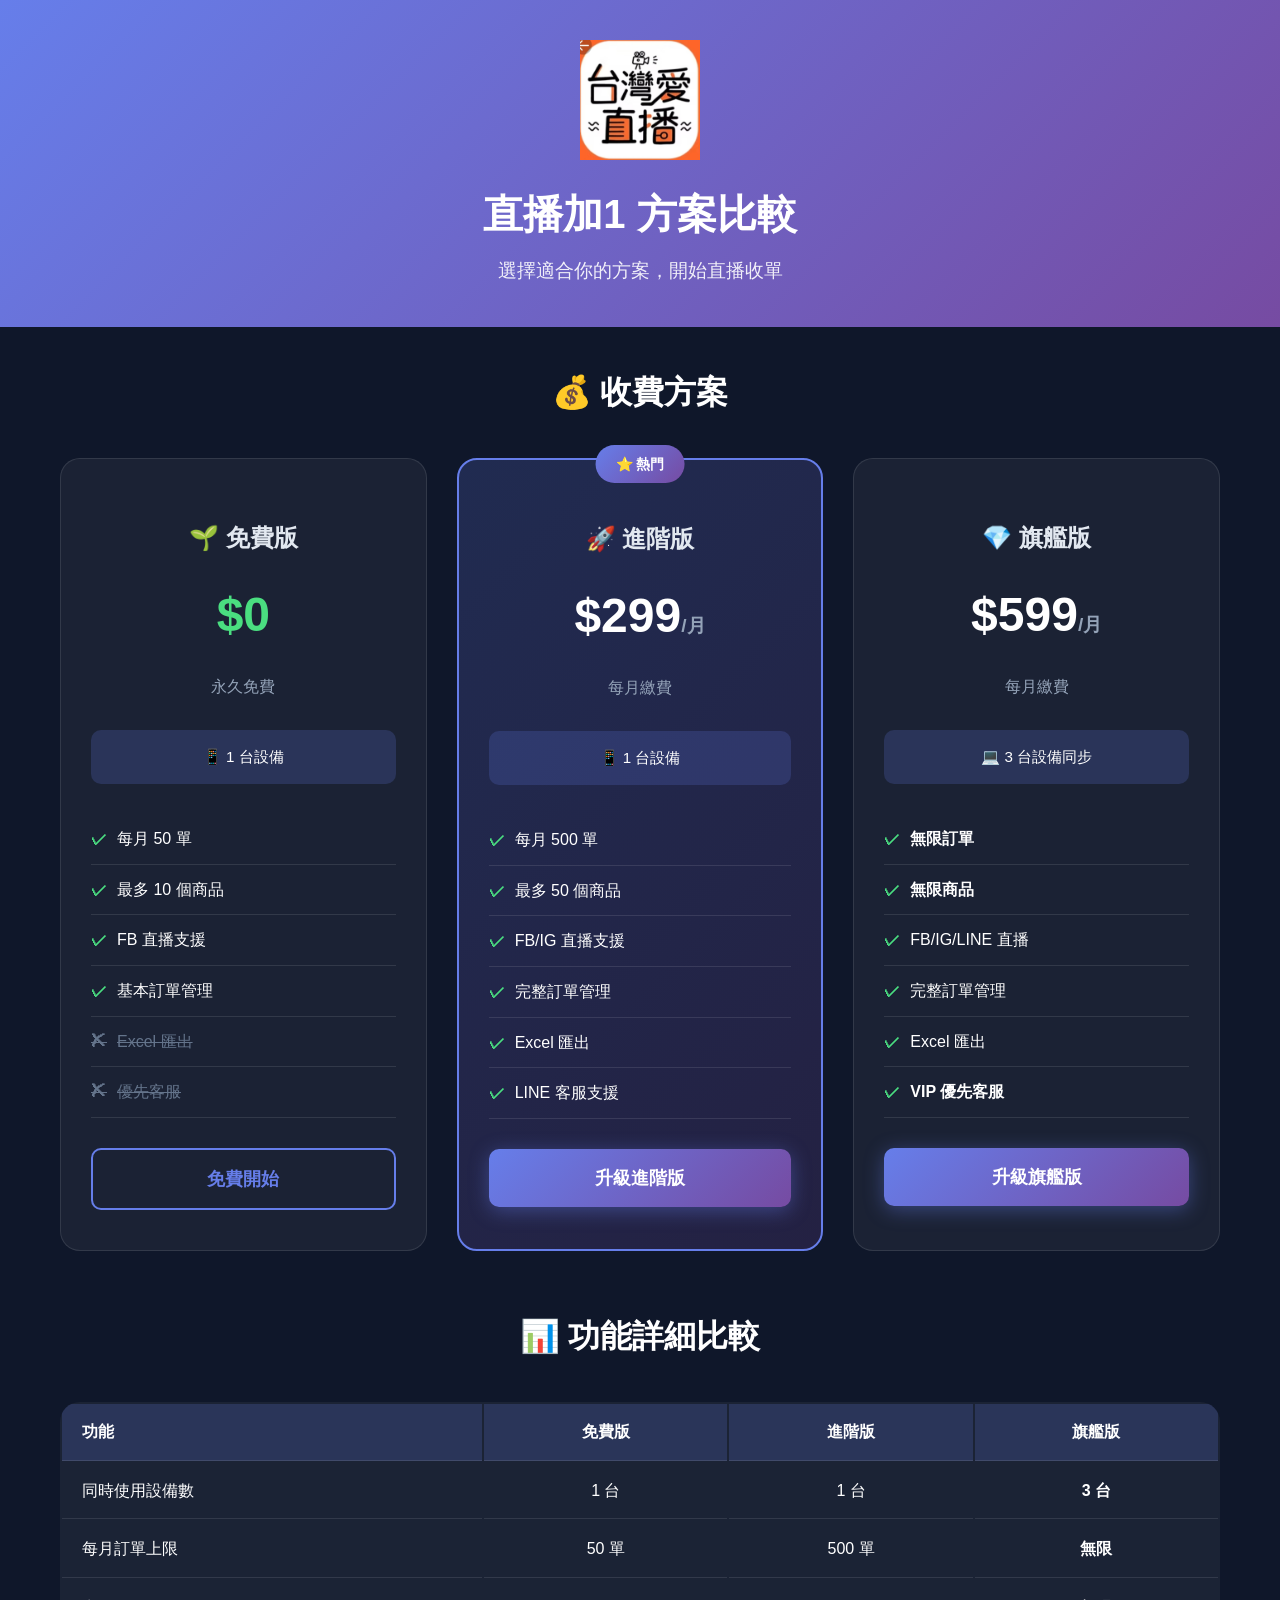
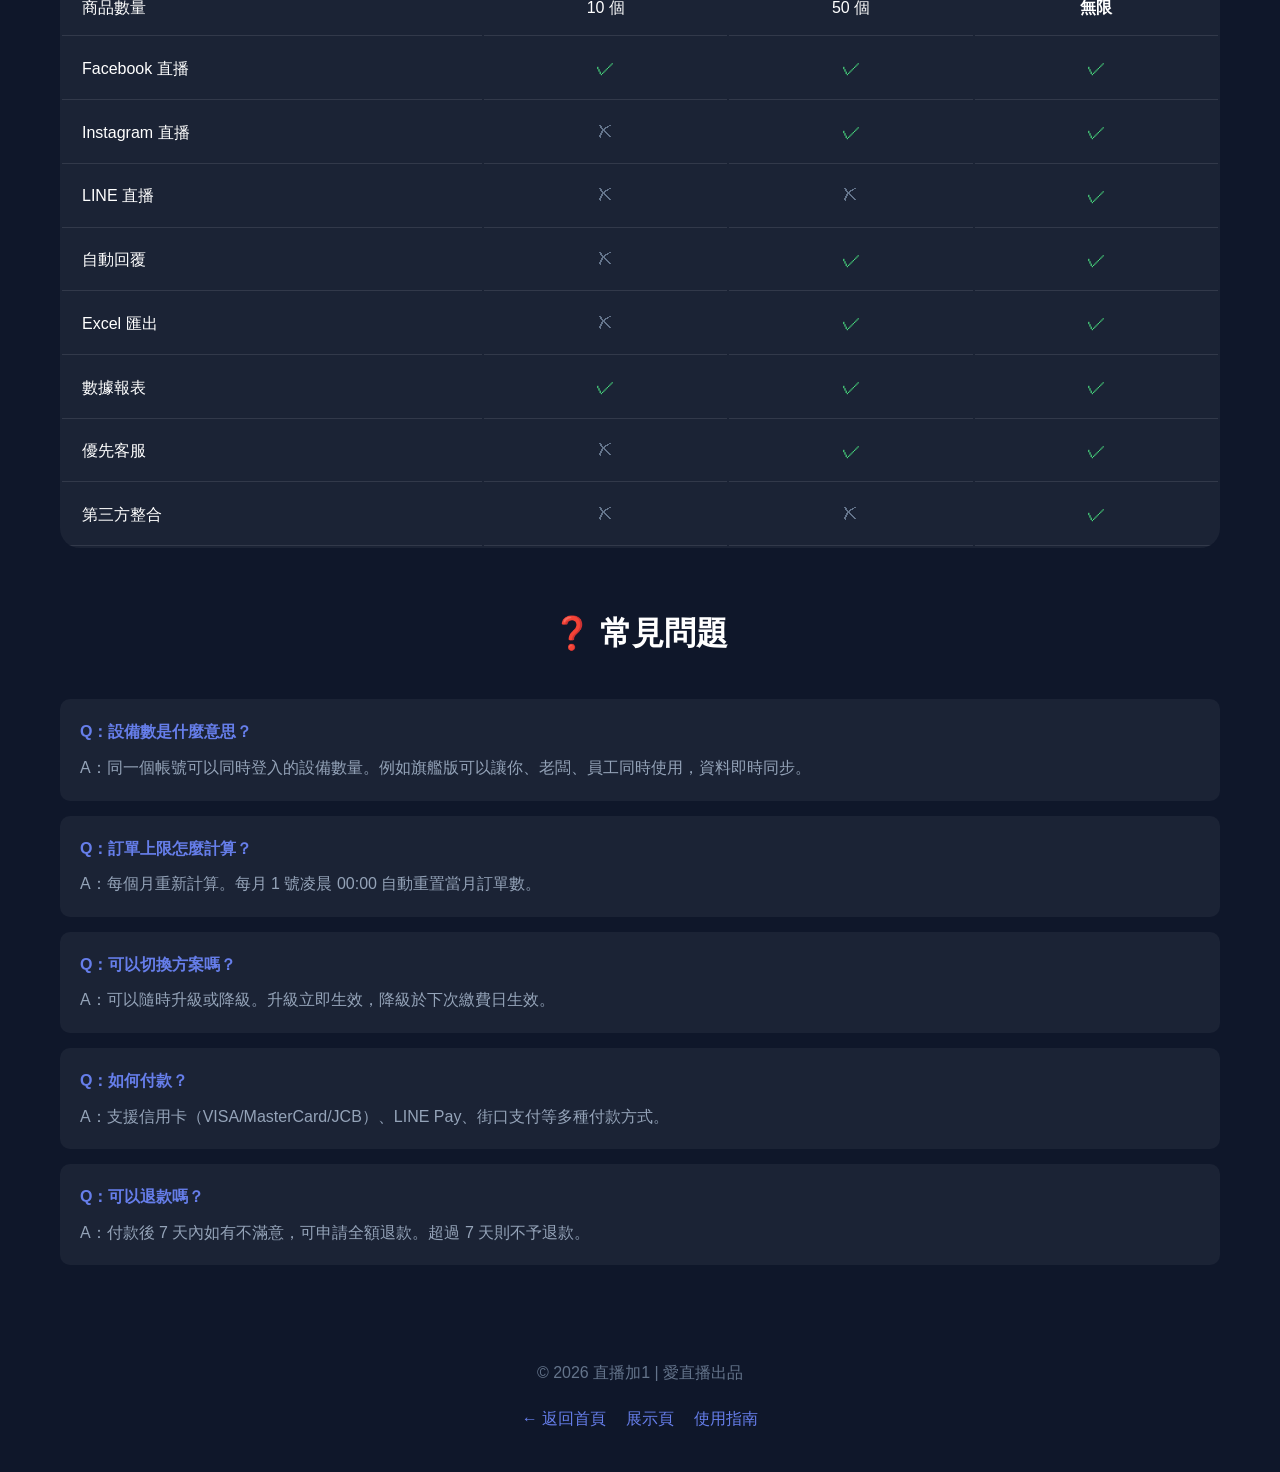
<file: frontend/pricing.html>
<!DOCTYPE html>
<!--
  直播加1 - 方案比較頁
  版本：v1.1 (2026-04-14)
  說明：新增收費方案比較頁
-->
<html lang="zh-TW">
<head>
  <meta charset="UTF-8">
  <meta name="viewport" content="width=device-width, initial-scale=1.0">
  <title>直播加1 - 方案比較</title>
  <style>
    * { box-sizing: border-box; margin: 0; padding: 0; }
    body {
      font-family: 'Segoe UI', 'PingFang TC', sans-serif;
      background: #0f172a;
      color: white;
      line-height: 1.6;
    }

    header {
      background: linear-gradient(135deg, #667eea 0%, #764ba2 100%);
      padding: 40px 20px;
      text-align: center;
    }
    header h1 { font-size: 2.5em; margin-bottom: 10px; }
    header p { font-size: 1.2em; opacity: 0.9; }

    .container {
      max-width: 1200px;
      margin: 0 auto;
      padding: 40px 20px;
    }

    .section-title {
      text-align: center;
      font-size: 2em;
      margin-bottom: 40px;
    }

    /* 定價卡片 */
    .pricing-grid {
      display: grid;
      grid-template-columns: repeat(auto-fit, minmax(300px, 1fr));
      gap: 30px;
      margin-bottom: 60px;
    }

    .pricing-card {
      background: rgba(255,255,255,0.05);
      border: 1px solid rgba(255,255,255,0.1);
      border-radius: 20px;
      padding: 40px 30px;
      text-align: center;
      transition: 0.3s;
      position: relative;
    }

    .pricing-card:hover {
      transform: translateY(-10px);
      border-color: #667eea;
    }

    .pricing-card.featured {
      background: linear-gradient(135deg, rgba(102,126,234,0.2), rgba(118,75,162,0.2));
      border: 2px solid #667eea;
    }

    .badge {
      position: absolute;
      top: -15px;
      left: 50%;
      transform: translateX(-50%);
      background: linear-gradient(135deg, #667eea, #764ba2);
      padding: 8px 20px;
      border-radius: 20px;
      font-size: 14px;
      font-weight: bold;
    }

    .plan-name {
      font-size: 1.5em;
      margin: 20px 0 10px;
      color: #e2e8f0;
    }

    .price {
      font-size: 3em;
      font-weight: bold;
      margin: 20px 0;
    }
    .price span { font-size: 0.4em; color: #94a3b8; }
    .price-free { color: #4ade80; }

    .period {
      color: #94a3b8;
      font-size: 1em;
      margin-bottom: 30px;
    }

    .features-list {
      list-style: none;
      text-align: left;
      margin: 30px 0;
    }
    .features-list li {
      padding: 12px 0;
      border-bottom: 1px solid rgba(255,255,255,0.1);
      display: flex;
      align-items: center;
    }
    .features-list li::before {
      content: '✓';
      color: #4ade80;
      font-weight: bold;
      margin-right: 10px;
    }
    .features-list li.disabled {
      color: #64748b;
      text-decoration: line-through;
    }
    .features-list li.disabled::before {
      content: '✗';
      color: #64748b;
    }

    .device-info {
      background: rgba(102,126,234,0.2);
      padding: 15px;
      border-radius: 10px;
      margin: 20px 0;
      font-size: 0.95em;
    }

    .btn {
      display: block;
      padding: 15px 30px;
      border-radius: 10px;
      text-decoration: none;
      font-weight: bold;
      font-size: 1.1em;
      transition: 0.3s;
      margin-top: 20px;
    }

    .btn-primary {
      background: linear-gradient(135deg, #667eea, #764ba2);
      color: white;
      box-shadow: 0 4px 20px rgba(102,126,234,0.4);
    }
    .btn-primary:hover {
      transform: translateY(-2px);
      box-shadow: 0 6px 30px rgba(102,126,234,0.5);
    }

    .btn-secondary {
      background: transparent;
      border: 2px solid #667eea;
      color: #667eea;
    }
    .btn-secondary:hover {
      background: rgba(102,126,234,0.1);
    }

    /* 比較表 */
    .comparison-table {
      width: 100%;
      background: rgba(255,255,255,0.05);
      border-radius: 20px;
      overflow: hidden;
      margin-top: 40px;
    }

    .comparison-table th,
    .comparison-table td {
      padding: 15px 20px;
      text-align: center;
      border-bottom: 1px solid rgba(255,255,255,0.1);
    }

    .comparison-table th {
      background: rgba(102,126,234,0.2);
      font-weight: bold;
    }

    .comparison-table th:first-child,
    .comparison-table td:first-child {
      text-align: left;
    }

    .check { color: #4ade80; font-size: 1.2em; }
    .cross { color: #64748b; }

    /* FAQ */
    .faq-section {
      margin-top: 60px;
    }
    .faq-item {
      background: rgba(255,255,255,0.05);
      border-radius: 10px;
      padding: 20px;
      margin-bottom: 15px;
    }
    .faq-q {
      font-weight: bold;
      color: #667eea;
      margin-bottom: 10px;
    }
    .faq-a {
      color: #94a3b8;
    }

    footer {
      text-align: center;
      padding: 40px;
      color: #64748b;
    }

    .links {
      display: flex;
      justify-content: center;
      gap: 20px;
      margin-top: 20px;
    }
    .links a {
      color: #667eea;
      text-decoration: none;
    }
    .links a:hover { text-decoration: underline; }
  </style>
</head>
<body>

<header>
  <img src="assets/logo.jpg" alt="愛直播" style="max-width:120px; margin-bottom:15px;" onerror="this.style.display='none'">
  <h1>直播加1 方案比較</h1>
  <p>選擇適合你的方案，開始直播收單</p>
</header>

<div class="container">
  <h2 class="section-title">💰 收費方案</h2>

  <div class="pricing-grid">
    <!-- 免費版 -->
    <div class="pricing-card">
      <h3 class="plan-name">🌱 免費版</h3>
      <div class="price price-free">$0</div>
      <div class="period">永久免費</div>
      
      <div class="device-info">📱 1 台設備</div>
      
      <ul class="features-list">
        <li>每月 50 單</li>
        <li>最多 10 個商品</li>
        <li>FB 直播支援</li>
        <li>基本訂單管理</li>
        <li class="disabled">Excel 匯出</li>
        <li class="disabled">優先客服</li>
      </ul>
      
      <a href="./" class="btn btn-secondary">免費開始</a>
    </div>

    <!-- 進階版 -->
    <div class="pricing-card featured">
      <div class="badge">⭐ 熱門</div>
      <h3 class="plan-name">🚀 進階版</h3>
      <div class="price">$299<span>/月</span></div>
      <div class="period">每月繳費</div>
      
      <div class="device-info">📱 1 台設備</div>
      
      <ul class="features-list">
        <li>每月 500 單</li>
        <li>最多 50 個商品</li>
        <li>FB/IG 直播支援</li>
        <li>完整訂單管理</li>
        <li>Excel 匯出</li>
        <li>LINE 客服支援</li>
      </ul>
      
      <a href="upgrade.html?plan=pro" class="btn btn-primary">升級進階版</a>
    </div>

    <!-- 旗艦版 -->
    <div class="pricing-card">
      <h3 class="plan-name">💎 旗艦版</h3>
      <div class="price">$599<span>/月</span></div>
      <div class="period">每月繳費</div>
      
      <div class="device-info">💻 3 台設備同步</div>
      
      <ul class="features-list">
        <li><strong>無限訂單</strong></li>
        <li><strong>無限商品</strong></li>
        <li>FB/IG/LINE 直播</li>
        <li>完整訂單管理</li>
        <li>Excel 匯出</li>
        <li><strong>VIP 優先客服</strong></li>
      </ul>
      
      <a href="upgrade.html?plan=enterprise" class="btn btn-primary">升級旗艦版</a>
    </div>
  </div>

  <!-- 詳細比較表 -->
  <h2 class="section-title">📊 功能詳細比較</h2>
  
  <table class="comparison-table">
    <thead>
      <tr>
        <th>功能</th>
        <th>免費版</th>
        <th>進階版</th>
        <th>旗艦版</th>
      </tr>
    </thead>
    <tbody>
      <tr>
        <td>同時使用設備數</td>
        <td>1 台</td>
        <td>1 台</td>
        <td><strong>3 台</strong></td>
      </tr>
      <tr>
        <td>每月訂單上限</td>
        <td>50 單</td>
        <td>500 單</td>
        <td><strong>無限</strong></td>
      </tr>
      <tr>
        <td>商品數量</td>
        <td>10 個</td>
        <td>50 個</td>
        <td><strong>無限</strong></td>
      </tr>
      <tr>
        <td>Facebook 直播</td>
        <td class="check">✓</td>
        <td class="check">✓</td>
        <td class="check">✓</td>
      </tr>
      <tr>
        <td>Instagram 直播</td>
        <td class="cross">✗</td>
        <td class="check">✓</td>
        <td class="check">✓</td>
      </tr>
      <tr>
        <td>LINE 直播</td>
        <td class="cross">✗</td>
        <td class="cross">✗</td>
        <td class="check">✓</td>
      </tr>
      <tr>
        <td>自動回覆</td>
        <td class="cross">✗</td>
        <td class="check">✓</td>
        <td class="check">✓</td>
      </tr>
      <tr>
        <td>Excel 匯出</td>
        <td class="cross">✗</td>
        <td class="check">✓</td>
        <td class="check">✓</td>
      </tr>
      <tr>
        <td>數據報表</td>
        <td class="check">✓</td>
        <td class="check">✓</td>
        <td class="check">✓</td>
      </tr>
      <tr>
        <td>優先客服</td>
        <td class="cross">✗</td>
        <td class="check">✓</td>
        <td class="check">✓</td>
      </tr>
      <tr>
        <td>第三方整合</td>
        <td class="cross">✗</td>
        <td class="cross">✗</td>
        <td class="check">✓</td>
      </tr>
    </tbody>
  </table>

  <!-- FAQ -->
  <div class="faq-section">
    <h2 class="section-title">❓ 常見問題</h2>
    
    <div class="faq-item">
      <div class="faq-q">Q：設備數是什麼意思？</div>
      <div class="faq-a">A：同一個帳號可以同時登入的設備數量。例如旗艦版可以讓你、老闆、員工同時使用，資料即時同步。</div>
    </div>
    
    <div class="faq-item">
      <div class="faq-q">Q：訂單上限怎麼計算？</div>
      <div class="faq-a">A：每個月重新計算。每月 1 號凌晨 00:00 自動重置當月訂單數。</div>
    </div>
    
    <div class="faq-item">
      <div class="faq-q">Q：可以切換方案嗎？</div>
      <div class="faq-a">A：可以隨時升級或降級。升級立即生效，降級於下次繳費日生效。</div>
    </div>
    
    <div class="faq-item">
      <div class="faq-q">Q：如何付款？</div>
      <div class="faq-a">A：支援信用卡（VISA/MasterCard/JCB）、LINE Pay、街口支付等多種付款方式。</div>
    </div>
    
    <div class="faq-item">
      <div class="faq-q">Q：可以退款嗎？</div>
      <div class="faq-a">A：付款後 7 天內如有不滿意，可申請全額退款。超過 7 天則不予退款。</div>
    </div>
  </div>
</div>

<footer>
  <p>© 2026 直播加1 | 愛直播出品</p>
  <div class="links">
    <a href="./">← 返回首頁</a>
    <a href="demo.html">展示頁</a>
    <a href="help.html">使用指南</a>
  </div>
</footer>

</body>
</html>
</file>
<file: frontend/css/dashboard.css>
/* 直播加1 - 賣家後台 CSS */
:root {
  --primary: #6366f1;
  --primary-dark: #4f46e5;
  --success: #10b981;
  --warning: #f59e0b;
  --danger: #ef4444;
  --bg: #f8fafc;
  --sidebar-w: 220px;
  --radius: 10px;
}

* { box-sizing: border-box; margin: 0; padding: 0; }

body {
  font-family: 'Segoe UI', 'PingFang TC', sans-serif;
  background: var(--bg);
  color: #1e293b;
  min-height: 100vh;
}

.app {
  display: flex;
  min-height: 100vh;
}

/* 側邊欄 */
.sidebar {
  width: var(--sidebar-w);
  background: #1e1b4b;
  color: white;
  padding: 20px 0;
  display: flex;
  flex-direction: column;
  position: fixed;
  height: 100vh;
  overflow-y: auto;
}

.logo {
  display: flex;
  align-items: center;
  padding: 0 20px 20px;
  border-bottom: 1px solid rgba(255,255,255,0.1);
  margin-bottom: 10px;
}

.logo-img {
  max-width: 100%;
  height: 50px;
  object-fit: contain;
}

.nav-items {
  flex: 1;
  display: flex;
  flex-direction: column;
  gap: 2px;
  padding: 0 10px;
}

.nav-item {
  background: none;
  border: none;
  color: rgba(255,255,255,0.7);
  padding: 12px 14px;
  text-align: left;
  font-size: 15px;
  cursor: pointer;
  border-radius: 8px;
  transition: 0.2s;
}

.nav-item:hover { background: rgba(255,255,255,0.1); color: white; }
.nav-item.active { background: var(--primary); color: white; }

.plan-badge {
  margin: 15px 15px 0;
  padding: 8px;
  text-align: center;
  border-radius: 8px;
  font-size: 13px;
  font-weight: bold;
  background: rgba(255,255,255,0.15);
  color: #fbbf24;
}

/* 主內容 */
.main-content {
  margin-left: var(--sidebar-w);
  flex: 1;
  padding: 30px;
  min-height: 100vh;
}

.section-header {
  display: flex;
  justify-content: space-between;
  align-items: center;
  margin-bottom: 25px;
}

.section-header h2 { font-size: 24px; color: #1e293b; }

.header-actions {
  display: flex;
  gap: 10px;
  align-items: center;
}

/* 登入 */
.auth-box {
  max-width: 400px;
  margin: 80px auto;
  background: white;
  border-radius: 16px;
  padding: 40px;
  box-shadow: 0 10px 40px rgba(0,0,0,0.1);
  text-align: center;
}

.auth-box h1 { font-size: 48px; margin-bottom: 10px; }
.auth-box h2 { margin-bottom: 5px; }
.subtitle { color: #64748b; margin-bottom: 25px; }

.auth-tabs {
  display: flex;
  margin-bottom: 20px;
  border-bottom: 2px solid #e2e8f0;
}

.auth-tab {
  flex: 1;
  background: none;
  border: none;
  padding: 10px;
  font-size: 16px;
  cursor: pointer;
  color: #64748b;
  border-bottom: 2px solid transparent;
  margin-bottom: -2px;
}

.auth-tab.active { color: var(--primary); border-bottom-color: var(--primary); font-weight: bold; }

.auth-box input {
  width: 100%;
  padding: 12px 15px;
  border: 1px solid #e2e8f0;
  border-radius: 8px;
  font-size: 15px;
  margin-bottom: 10px;
  outline: none;
}

.auth-box input:focus { border-color: var(--primary); }

.error-msg { color: var(--danger); font-size: 14px; margin-top: 10px; min-height: 20px; }
.success-msg { color: var(--success); font-size: 14px; margin-top: 10px; min-height: 20px; }

/* 按鈕 */
.btn-primary {
  background: var(--primary);
  color: white;
  border: none;
  padding: 12px 24px;
  border-radius: 8px;
  font-size: 15px;
  cursor: pointer;
  font-weight: 500;
  transition: 0.2s;
}

.btn-primary:hover { background: var(--primary-dark); }

.btn-secondary {
  background: #e2e8f0;
  color: #475569;
  border: none;
  padding: 10px 18px;
  border-radius: 8px;
  font-size: 14px;
  cursor: pointer;
  transition: 0.2s;
}

.btn-secondary:hover { background: #cbd5e1; }

.btn-upgrade {
  background: linear-gradient(135deg, #f59e0b, #d97706);
  color: white;
  border: none;
  padding: 6px 14px;
  border-radius: 6px;
  font-size: 13px;
  cursor: pointer;
  margin-left: 10px;
}

.btn-upgrade-large {
  background: linear-gradient(135deg, #f59e0b, #d97706);
  color: white;
  border: none;
  padding: 14px 28px;
  border-radius: 10px;
  font-size: 16px;
  cursor: pointer;
  font-weight: bold;
  width: 100%;
  margin-top: 15px;
}

/* 統計卡片 */
.stats-grid {
  display: grid;
  grid-template-columns: repeat(4, 1fr);
  gap: 20px;
  margin-bottom: 25px;
}

.stat-card {
  background: white;
  border-radius: var(--radius);
  padding: 24px;
  box-shadow: 0 2px 10px rgba(0,0,0,0.05);
}

.stat-num {
  font-size: 32px;
  font-weight: bold;
  color: var(--primary);
  margin-bottom: 5px;
}

.stat-label { color: #64748b; font-size: 14px; }

/* 面板 */
.panel {
  background: white;
  border-radius: var(--radius);
  padding: 24px;
  box-shadow: 0 2px 10px rgba(0,0,0,0.05);
  margin-bottom: 20px;
}

.panel h3 { font-size: 16px; margin-bottom: 15px; color: #374151; }

.dashboard-row {
  display: grid;
  grid-template-columns: 1fr 1fr;
  gap: 20px;
}

/* 表格 */
.data-table {
  width: 100%;
  background: white;
  border-radius: var(--radius);
  overflow: hidden;
  box-shadow: 0 2px 10px rgba(0,0,0,0.05);
  border-collapse: collapse;
}

.data-table th {
  background: #f1f5f9;
  padding: 12px 15px;
  text-align: left;
  font-size: 13px;
  font-weight: 600;
  color: #475569;
  border-bottom: 2px solid #e2e8f0;
}

.data-table td {
  padding: 12px 15px;
  font-size: 14px;
  border-bottom: 1px solid #f1f5f9;
}

.data-table tr:hover { background: #f8fafc; }
.data-table tr:last-child td { border-bottom: none; }

.mini-table { width: 100%; }
.mini-table th, .mini-table td { padding: 8px 12px; font-size: 13px; }

/* 狀態標籤 */
.status-tag {
  display: inline-block;
  padding: 4px 10px;
  border-radius: 20px;
  font-size: 12px;
  font-weight: 600;
}

.status-pending { background: #fef3c7; color: #d97706; }
.status-paid { background: #dbeafe; color: #2563eb; }
.status-shipped { background: #d1fae5; color: #059669; }
.status-completed { background: #d1fae5; color: #059669; }
.status-cancelled { background: #fee2e2; color: #dc2626; }

/* 小型圖表 */
.mini-chart {
  display: flex;
  align-items: flex-end;
  gap: 6px;
  height: 80px;
  padding-top: 10px;
}

.mini-chart-bar {
  flex: 1;
  background: var(--primary);
  border-radius: 4px 4px 0 0;
  min-height: 4px;
  transition: 0.3s;
}

.mini-chart-bar:hover { background: var(--primary-dark); }

/* 直播卡片 */
.stream-card {
  background: white;
  border-radius: var(--radius);
  padding: 20px;
  margin-bottom: 15px;
  box-shadow: 0 2px 10px rgba(0,0,0,0.05);
}

.stream-card-header {
  display: flex;
  justify-content: space-between;
  align-items: center;
  margin-bottom: 10px;
}

.stream-title { font-size: 16px; font-weight: 600; }

.stream-status {
  display: flex;
  align-items: center;
  gap: 8px;
}

.live-dot {
  width: 8px; height: 8px;
  background: #ef4444;
  border-radius: 50%;
  animation: blink 1s infinite;
}

@keyframes blink {
  0%, 100% { opacity: 1; }
  50% { opacity: 0.3; }
}

.stream-info { font-size: 13px; color: #64748b; margin-bottom: 12px; }

.stream-actions { display: flex; gap: 8px; }

/* Modal */
.modal {
  display: none;
  position: fixed;
  top: 0; left: 0; right: 0; bottom: 0;
  background: rgba(0,0,0,0.5);
  z-index: 1000;
  align-items: center;
  justify-content: center;
}

.modal-content {
  background: white;
  border-radius: 16px;
  padding: 30px;
  width: 480px;
  max-width: 95vw;
  max-height: 90vh;
  overflow-y: auto;
}

.modal-content h3 { font-size: 18px; margin-bottom: 20px; }

.modal-content input,
.modal-content textarea,
.modal-content select {
  width: 100%;
  padding: 10px 14px;
  border: 1px solid #e2e8f0;
  border-radius: 8px;
  font-size: 14px;
  margin-bottom: 10px;
  outline: none;
  font-family: inherit;
}

.modal-content input:focus,
.modal-content textarea:focus,
.modal-content select:focus { border-color: var(--primary); }

.modal-content textarea { height: 80px; resize: vertical; }

.modal-actions {
  display: flex;
  gap: 10px;
  margin-top: 15px;
  justify-content: flex-end;
}

/* 升級提示 */
.upgrade-notice {
  background: #fffbeb;
  border: 1px solid #fde68a;
  border-radius: 8px;
  padding: 12px 16px;
  margin-bottom: 15px;
  font-size: 14px;
  color: #92400e;
}

/* 方案資訊 */
.plan-info {
  background: linear-gradient(135deg, #eef2ff, #e0e7ff);
  border-radius: 12px;
  padding: 20px;
  margin-bottom: 15px;
}

.plan-name { font-size: 24px; font-weight: bold; color: var(--primary); margin-bottom: 10px; }

.plan-features p { padding: 4px 0; font-size: 14px; }
.plan-features p::before { content: '• '; }

.upgrade-features {
  text-align: left;
  margin-bottom: 15px;
}

.upgrade-features p { padding: 6px 0; font-size: 15px; }

.upgrade-price {
  font-size: 36px;
  font-weight: bold;
  color: var(--primary);
  text-align: center;
  margin: 15px 0 5px;
}

.upgrade-price span { font-size: 18px; font-weight: normal; color: #64748b; }

.upgrade-contact { text-align: center; color: #64748b; font-size: 14px; margin-bottom: 15px; }

/* Form row */
.form-row { display: flex; gap: 10px; margin-bottom: 10px; }
.form-row input { flex: 1; }

.hint { font-size: 12px; color: #64748b; margin-top: 5px; }
.hint a { color: var(--primary); }

/* 操作按鈕 */
.action-btn {
  background: none;
  border: 1px solid #e2e8f0;
  padding: 5px 10px;
  border-radius: 6px;
  font-size: 12px;
  cursor: pointer;
  margin-right: 5px;
}

.action-btn:hover { border-color: var(--primary); color: var(--primary); }
.action-btn.danger:hover { border-color: var(--danger); color: var(--danger); }

/* 響應式 */
@media (max-width: 900px) {
  .sidebar { width: 60px; }
  .logo span, .nav-item span { display: none; }
  .nav-item { text-align: center; padding: 12px 8px; }
  .main-content { margin-left: 60px; }
  .stats-grid { grid-template-columns: repeat(2, 1fr); }
  .dashboard-row { grid-template-columns: 1fr; }
}
</file>
